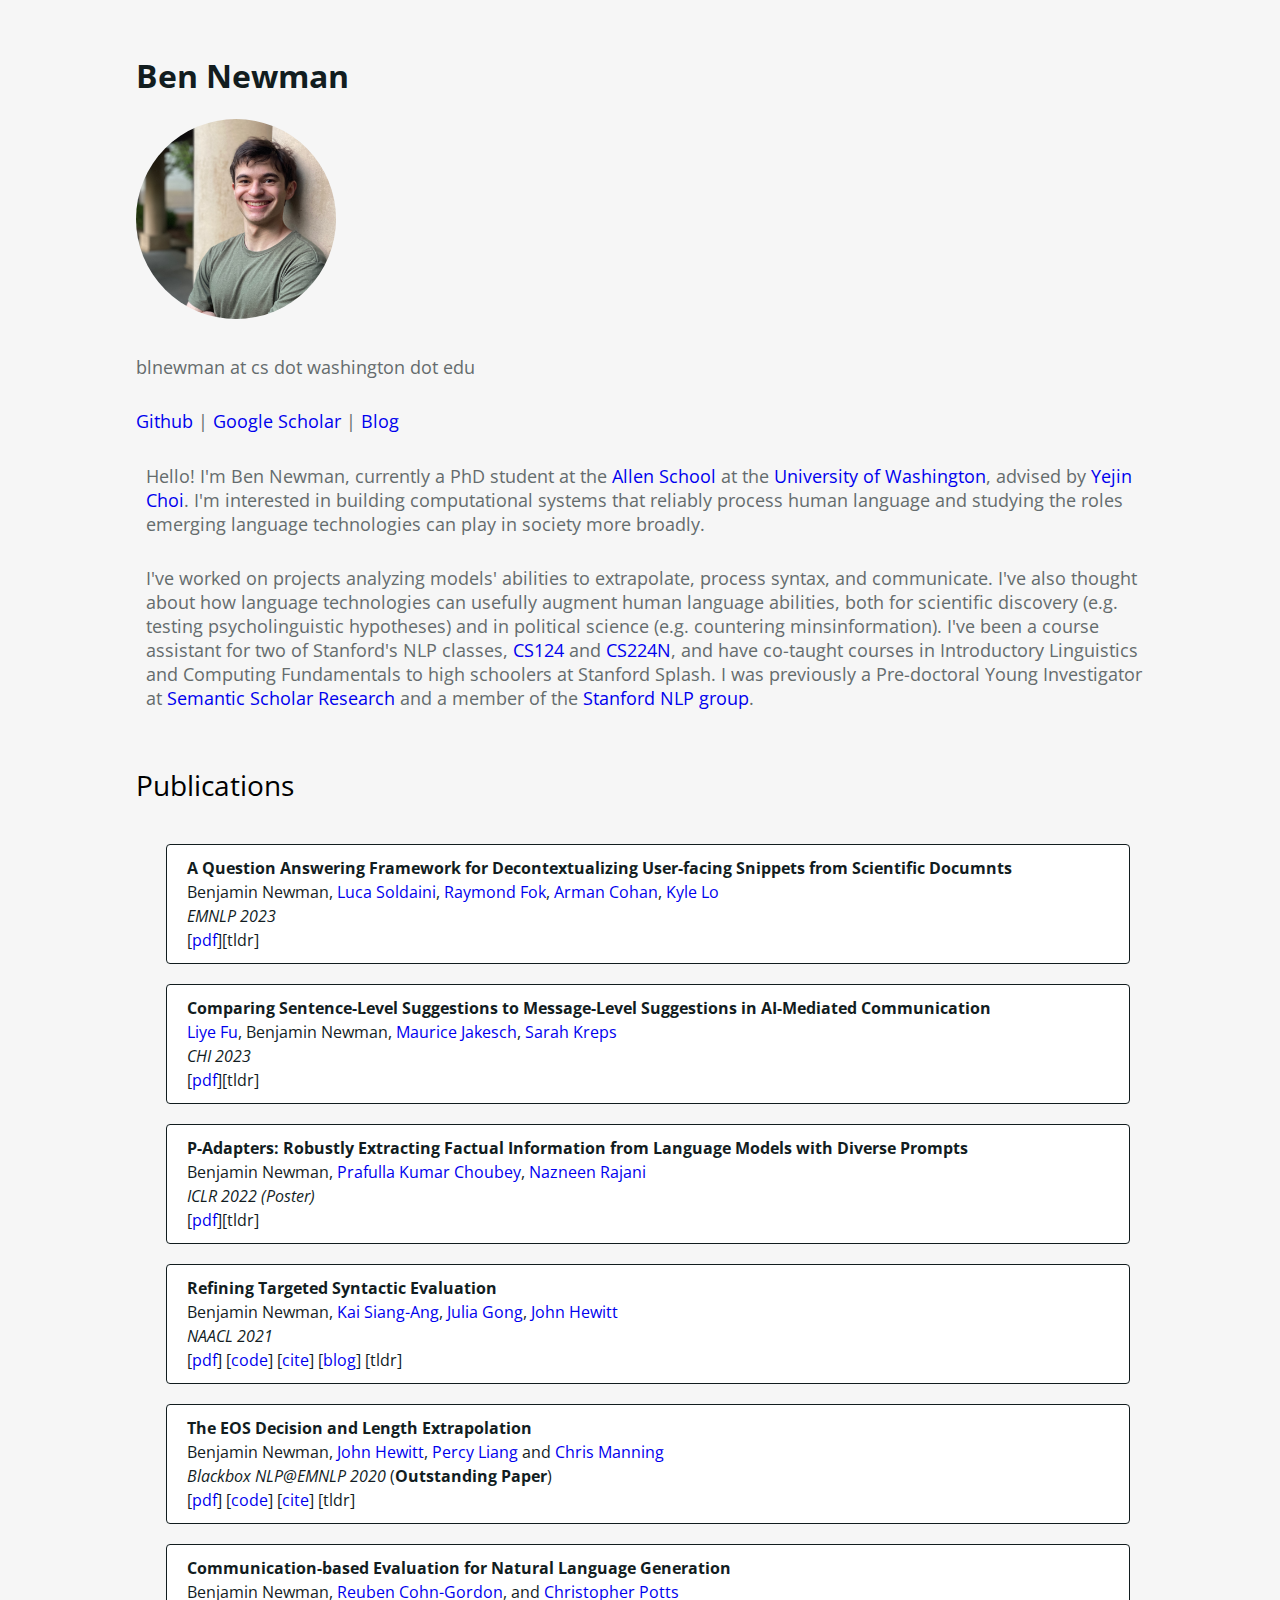
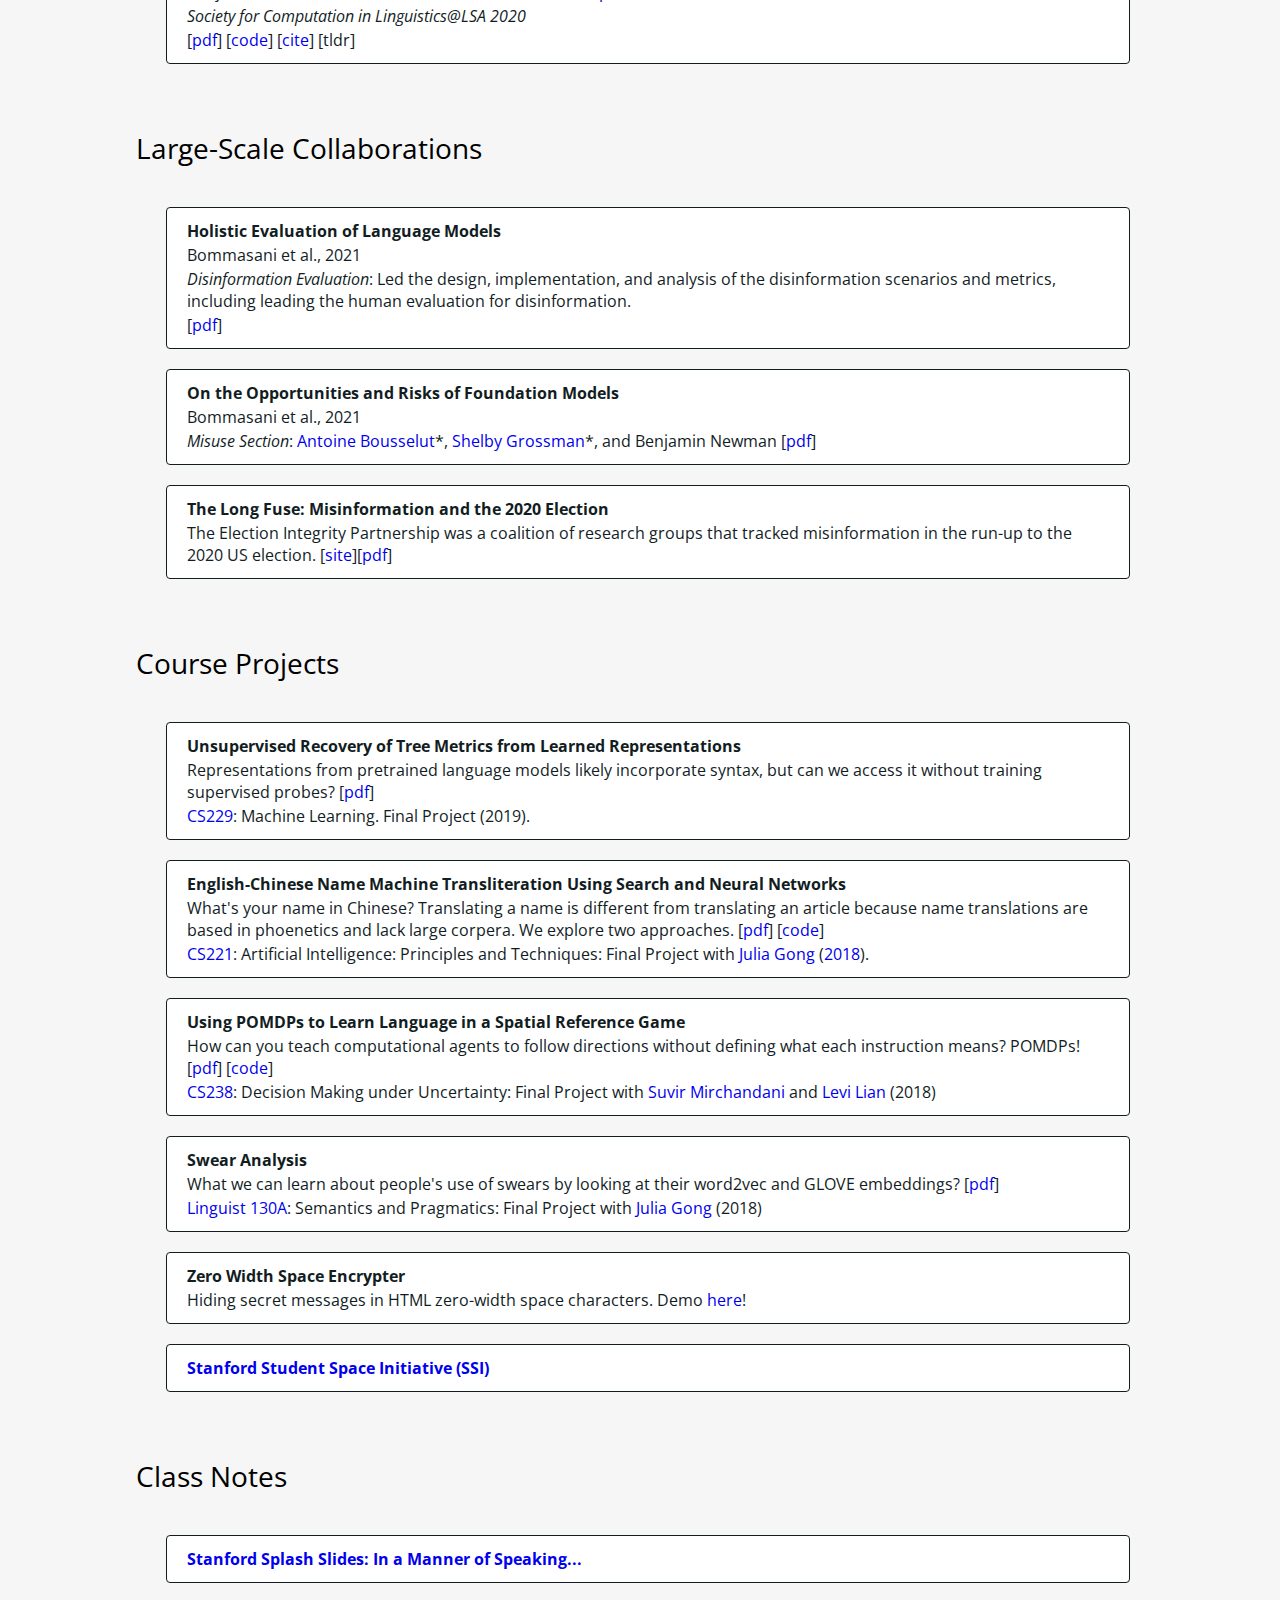
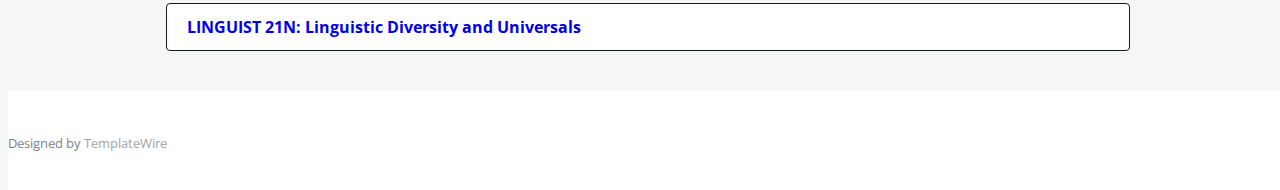
<file: index.html>
<!DOCTYPE html>
<html lang="en">
<head>
<meta charset="utf-8">
<meta name="viewport" content="width=device-width, initial-scale=1">
<title>Benjamin Newman</title>
<meta name="description" content="">
<meta name="author" content="">

<!-- Favicons
    ================================================== -->
<link rel="shortcut icon" href="img/favicon.ico" type="image/x-icon">
<link rel="apple-touch-icon" href="img/apple-touch-icon.png">
<link rel="apple-touch-icon" sizes="72x72" href="img/apple-touch-icon-72x72.png">
<link rel="apple-touch-icon" sizes="114x114" href="img/apple-touch-icon-114x114.png">

<!-- Bootstrap -->
<link href="https://cdn.jsdelivr.net/npm/bootstrap@5.1.3/dist/css/bootstrap.min.css" rel="stylesheet" integrity="sha384-1BmE4kWBq78iYhFldvKuhfTAU6auU8tT94WrHftjDbrCEXSU1oBoqyl2QvZ6jIW3" crossorigin="anonymous">
<!--<link rel="stylesheet" type="text/css"  href="css/bootstrap.css">-->
<link rel="stylesheet" type="text/css" href="fonts/font-awesome/css/font-awesome.css">

<!-- Stylesheet
    ================================================== -->
<link rel="stylesheet" type="text/css"  href="css/style.css?v=2">
<link rel="stylesheet" type="text/css" href="css/prettyPhoto.css">
<link href='https://fonts.googleapis.com/css?family=Lato:400,700,900,300' rel='stylesheet' type='text/css'>
<link href='https://fonts.googleapis.com/css?family=Open+Sans:400,700,800,600,300' rel='stylesheet' type='text/css'>
<!--<script type="text/javascript" src="js/modernizr.custom.js"></script>-->

<!-- HTML5 shim and Respond.js for IE8 support of HTML5 elements and media queries -->
<!-- WARNING: Respond.js doesn't work if you view the page via file:// -->
</head>
</header>
<!-- About Section -->
<div id="about">
    <div class="container">
    <div class="section-title text-center center">
      <h1>Ben Newman</h1>
    </div>
    <div class="row">
      <!--<div class="col-md-12 text-center"><img src="img/Ben_Newman_Prof_pic.jpg" class="img-responsive"></div>-->
      <div class="col-md-4 text-center">
          <!--<img src="img/Ben_Newman_Prof_pic.jpg" class="img-responsive">-->
          <img src="img/bnh.jpg" class="img-responsive">
          <p>blnewman at cs dot washington dot edu</p>
          <p><a href="https://github.com/bnewm0609">Github</a> | 
	  <!--<a href="Benjamin Newman Resume.pdf">CV</a> | -->
          <a href="https://scholar.google.com/citations?user=QehvrDoAAAAJ&hl=en">Google Scholar</a> | 
          <a href="blog/index.html">Blog</a></p>
      </div>
      <!--<div class="col-md-8 col-md-offset-2">-->
      <div class="col-md-8">
        <div class="about-text">
		<p>Hello! I'm Ben Newman, currently a PhD student at the <a href="https://www.cs.washington.edu/">Allen School</a> at the <a href="https://www.washington.edu/">University of Washington</a>, advised by <a href="https://homes.cs.washington.edu/~yejin/">Yejin Choi</a>. I'm interested in building computational systems that reliably process human language and studying the roles emerging language technologies can play in society more broadly.</p>
            <p>I've worked on projects analyzing models' abilities to extrapolate, process syntax, and communicate. I've also thought about how language technologies can usefully augment human language abilities, both for scientific discovery (e.g. testing psycholinguistic hypotheses) and in political science (e.g. countering minsinformation). I've been a course assistant for two of Stanford's NLP classes, <a href="http://cs124.stanford.edu">CS124</a> and <a href="https://cs224n.stanford.edu">CS224N</a>, and have co-taught courses in Introductory Linguistics and Computing Fundamentals to high schoolers at Stanford Splash. I was previously a Pre-doctoral Young Investigator at <a href="https://www.semanticscholar.org/research/research-team">Semantic Scholar Research</a> and a member of the <a href="https://nlp.stanford.edu">Stanford NLP group</a>.</p>
        </div>
      </div>
      <div class="col-md-2"></div>
    </div>
  </div>
<hr>
</div>
<!--<div id="projects" class="text-center">-->
<div id="projects" class="text-center">
    <div class="row">
        <div class="col">
        <div class="section-title center">
            <h2>Publications</h2>
        </div>
				<div class="categories">
            <div class="btn-project">
                <p><b>A Question Answering Framework for Decontextualizing User-facing Snippets from Scientific Documnts</b></p>
								<p>Benjamin Newman, <a href="https://soldaini.net/">Luca Soldaini</a>, <a href="https://rayfok.github.io/">Raymond Fok</a>, <a href="https://armancohan.com/">Arman Cohan</a>, <a href="https://kyleclo.github.io/">Kyle Lo</a></p>
                <p><i>EMNLP 2023</i></p>
                <p>[<a href="https://arxiv.org/pdf/2305.14772.pdf"/>pdf</a>][<a class="collapsible">tldr</a>]</p>
                <div id="project-description-5" style="display: None">
                    <br/>
										<p>We propose a question-answering framework for decontextualizing snippets from scientific documents and investigate the performance of state-of-the-art LLMs under this framework.</p>
                    <p>Conducted during a PYIship at Semantic Scholar</p>
                </div>
				  </div>
					<div class="btn-project">
							<p><b>Comparing Sentence-Level Suggestions to Message-Level Suggestions in AI-Mediated Communication</b></p>
							<p><a href="https://www.semanticscholar.org/author/Liye-Fu/3436644">Liye Fu</a>, Benjamin Newman, <a href="https://mauricejakesch.com/">Maurice Jakesch</a>, <a href="https://government.cornell.edu/sarah-kreps">Sarah Kreps</a></p>
							<p><i>CHI 2023</i></p>
							<p>[<a href="https://dl.acm.org/doi/pdf/10.1145/3544548.3581351"/>pdf</a>][<a class="collapsible">tldr</a>]</p>
							<div id="project-description-4" style="display: None">
									<br/>
									<p>LLMs can best help as email writing assistants for legislative staff members when they provide message-level suggestions compared to sentence-level ones.</p>
							</div>
				</div>
            <div class="btn-project">
                <p><b>P-Adapters: Robustly Extracting Factual Information from Language Models with Diverse Prompts</b></p>
                <p>Benjamin Newman, <a href="https://sites.google.com/view/prafulla-choubey/"/>Prafulla Kumar Choubey</a>, <a href="http://www.nazneenrajani.com/index.html">Nazneen Rajani</a></p>
                <p><i>ICLR 2022 (Poster)</i></p>
                <p>[<a href="https://openreview.net/pdf?id=DhzIU48OcZh"/>pdf</a>][<a class="collapsible">tldr</a>]</p>
                <div id="project-description-3" style="display: None">
                    <br/>
                    <p>Querying Pretrained NLP models with semantically equivalent prompts (e.g. "[MASK] is Canada's capital" and "Canada, which has capital city [MASK]") do not necessarily lead to the same predictions. Can low-parameter fine-tuning methods increase model consistency? Yes! And they don't need as many annotations as other methods.</p>
                    <p>Conducted during an internship at Salesforce Research</p>
                </div>
            </div>
            <div class="btn-project">
                <p><b>Refining Targeted Syntactic Evaluation</b></p>
                <p>Benjamin Newman, <a href="https://www.linkedin.com/in/kai-ang"/>Kai Siang-Ang</a>, <a href="http://juliagong.com">Julia Gong</a>, <a href="https://nlp.stanford.edu//~johnhew//">John Hewitt</a></p>
                <p><i>NAACL 2021</i></p>
                <p>[<a href="https://arxiv.org/pdf/2104.09635.pdf">pdf</a>] [<a href="https://github.com/bnewm0609/refining-tse">code</a>] [<a href="research/newman2021refining.bib">cite</a>] [<a href="blog/2021/05/06/refining-tse.html">blog</a>]
                [<a class="collapsible">tldr</a>]</p>
                <div id="project-description-2" style="display: None">
                    <br/>
                    <p>How should we evaluate the syntactic understanding of NLP systems? We argue for evaluating models' <b>likely behavior</b> and <b>systematicty</b>, and build off of minimal pair evaluation to address these goals. We find models are better at conjugating verbs they deem likely.</p>
                </div>
            </div>
            <div class="btn-project">
                <p><b>The EOS Decision and Length Extrapolation</b></p>
                <p>Benjamin Newman, <a href="https://nlp.stanford.edu//~johnhew//">John Hewitt</a>, <a href="https://cs.stanford.edu/~pliang/">Percy Liang</a> and <a href="https://nlp.stanford.edu/~manning/">Chris Manning</a></p>
                <p><i>Blackbox NLP@EMNLP 2020</i> (<b>Outstanding Paper</b>)</p>
                <p>[<a href="https://arxiv.org/pdf/2010.07174.pdf">pdf</a>] [<a href="https://github.com/bnewm0609/eos-decision">code</a>] [<a href="research/newman2020extrapolation.bib">cite</a>]
                [<a class="collapsible">tldr</a>]</p>
                <div id="project-description-1" style="display: None">
                    <br/>
                    <p>Why do sequence models struggle to extrapolate? For many reasons, but the decision to train models with End of Sequence tokens at the end of training examples is one of them. We investigate and visualize the effect that this decision has on neural models' extrapolative abilities.</p>
                </div>
            </div>
            <div class="btn-project">
                <p><b>Communication-based Evaluation for Natural Language Generation</b></p>
            <p>Benjamin Newman, <a href="https://reubencohngordon.com">Reuben Cohn-Gordon</a>, and <a href="https://web.stanford.edu/~cgpotts/">Christopher Potts</a></p>
                <p><i>Society for Computation in Linguistics@LSA 2020</i></p>
                <p>[<a href="https://arxiv.org/pdf/1909.07290.pdf">pdf</a>] [<a href="https://github.com/bnewm0609/comm-eval">code</a>] [<a href="https://web.stanford.edu/~cgpotts/reference-info/potts-bibtex.html#Newman:Cohn-Gordon:Potts:2020:SCiL">cite</a>]
                [<a class="collapsible">tldr</a>]</p>
                <div id="project-description-0" style="display: None">
                    <br/>
                    <p>Do n-gram overlap metrics like BLEU capture whether the models are successful communicators? Not really, so we introduce a new method for evaluating communicative effectiveness based on the Rational Speech Acts framework.</p>
                    <p>Conducted during <a href="http://cs224u.stanford.edu">CS224U</a> and the <a href="https://www-csli.stanford.edu">Center for the Study of Language and Information (CSLI)</a> summer internship.</p> 
                </div>
            </div>
        </div>
    </div>
    <div class="col">
        <div class="section-title center">
            <h2>Large-Scale Collaborations</h2>
        </div>
        <div class="categories">
            <div class="btn-project">
                <p><b>Holistic Evaluation of Language Models</b></p>
                <p>Bommasani et al., 2021</p>
		<p><i>Disinformation Evaluation</i>: Led the design, implementation, and analysis of the disinformation scenarios and metrics, including leading the human evaluation for disinformation.</p>
		<p>[<a href="https://arxiv.org/pdf/2211.09110.pdf">pdf</a>]</p>
            </div>
            <div class="btn-project">
                <p><b>On the Opportunities and Risks of Foundation Models</b></p>
                <p>Bommasani et al., 2021</p>
                <p><i>Misuse Section</i>: <a href="https://atcbosselut.github.io">Antoine Bousselut</a>*, <a href="https://sites.google.com/site/shelbygrossman/">Shelby Grossman</a>*, and Benjamin Newman
                [<a href="https://arxiv.org/pdf/2108.07258.pdf">pdf</a>]</p>
            </div>
            <div class="btn-project">
                <p><b>The Long Fuse: Misinformation and the 2020 Election</b></p>
                <p>The Election Integrity Partnership was a coalition of research groups that tracked misinformation in the run-up to the 2020 US election.
                [<a href="https://www.eipartnership.net">site</a>][<a href="https://purl.stanford.edu/tr171zs0069">pdf</a>]</p>
            </div>
        </div>
        <div class="section-title center">
            <h2>Course Projects</h2>
        </div>
        <div class="categories">
            <div class="btn-project">
                <p><b>Unsupervised Recovery of Tree Metrics from Learned Representations</b></p>
                <p>Representations from pretrained language models likely incorporate syntax, but can we access it without training supervised probes?
                [<a href="projects/CS229/CS229_Final_Paper.pdf">pdf</a>]</p>
                <p><a href="http://web.stanford.edu/class/cs229/">CS229</a>: Machine Learning. Final Project (2019).</p> 
            </div>
            <div class="btn-project">
                <p><b>English-Chinese Name Machine Transliteration Using Search and Neural Networks</b></p>
                <p>What's your name in Chinese? Translating a name is different from translating an article because name translations are based in phoenetics and lack large corpera. We explore two approaches.
                [<a href="projects/CS221/CS221_Final_Paper.pdf">pdf</a>] [<a href="https://github.com/bnewm0609/cs221-project">code</a>]</p>
                <p><a href="http://web.stanford.edu/class/cs221/">CS221</a>: Artificial Intelligence: Principles and Techniques: Final Project with <a href="http://web.stanford.edu/~jxgong/">Julia Gong</a> (<a href="https://en.wikipedia.org/wiki/2018">2018</a>).</p> 
            </div>
            <div class="btn-project">
                <p><b>Using POMDPs to Learn Language in a Spatial Reference Game</b></p>
                <p>How can you teach computational agents to follow directions without defining what each instruction means? POMDPs! [<a href="projects/CS238/CS238_Final_Paper.pdf">pdf</a>] [<a href="https://github.com/bnewm0609/cs238-project">code</a>]</p>
                <p><a href="https://web.stanford.edu/class/aa228/cgi-bin/wp/">CS238</a>: Decision Making under Uncertainty: Final Project with <a href="http://suvirpmirchandani.com">Suvir Mirchandani</a> and <a href="https://www.levilian.com">Levi Lian</a> (2018)</p>
            </div>
            <div class="btn-project">
                <p><b>Swear Analysis</b></p>
                <p>What we can learn about people's use of swears by looking at their word2vec and GLOVE embeddings? [<a href="projects/swear_analysis/swear_analysis.pdf">pdf</a>]</p>
                <p><a href="https://web.stanford.edu/class/linguist130a/">Linguist 130A</a>: Semantics and Pragmatics: Final Project with <a href="http://web.stanford.edu/~jxgong/">Julia Gong</a> (2018)</p>
            </div>
            <div class="btn-project">
                <p><b>Zero Width Space Encrypter</b></p>
                <p>Hiding secret messages in HTML zero-width space characters. Demo <a href="projects/whitespace/whitespace.html">here</a>!</p>
            </div>
            <div class="btn-project">
                <p><b><a href="http://stanfordssi.org">Stanford Student Space Initiative (SSI)</a></b></p>
            </div>
        </div>
        <div class="section-title center">
            <h2>Class Notes</h2>
        </div>
        <div class="categories">
            <div class="btn-project">
                <p><b><a href="splash/In_a_Manner_of_Speaking_2018F.pdf">Stanford Splash Slides: In a Manner of Speaking...</a></b></p>
            </div>
            <div class="btn-project">
                <p><b><a href="class-notes/linguistics_notes.pdf">LINGUIST 21N: Linguistic Diversity and Universals</a></b></p>
            </div>
        </div>
    </div>
    </div>
    </div>
    </div>
<div id="footer">
  <div class="container text-center">
    <div class="fnav">
      <p>Designed by <a href="http://www.templatewire.com" rel="nofollow">TemplateWire</a></p>
    </div>
  </div>
</div>
<script type="text/javascript" src="js/jquery.1.11.1.js"></script> 
<!--<script type="text/javascript" src="js/bootstrap.js"></script> -->
<script src="https://cdn.jsdelivr.net/npm/bootstrap@5.1.3/dist/js/bootstrap.bundle.min.js" integrity="sha384-ka7Sk0Gln4gmtz2MlQnikT1wXgYsOg+OMhuP+IlRH9sENBO0LRn5q+8nbTov4+1p" crossorigin="anonymous"></script>
<!--<script type="text/javascript" src="js/SmoothScroll.js"></script> -->
<script type="text/javascript" src="js/easypiechart.js"></script> 
<script type="text/javascript" src="js/jquery.prettyPhoto.js"></script> 
<script type="text/javascript" src="js/jquery.isotope.js"></script> 
<script type="text/javascript" src="js/jquery.counterup.js"></script> 
<script type="text/javascript" src="js/waypoints.js"></script> 
<script type="text/javascript" src="js/jqBootstrapValidation.js"></script> 
<script type="text/javascript" src="js/contact_me.js"></script> 
<script type="text/javascript" src="js/main.js"></script>
</body>
</html>
</file>
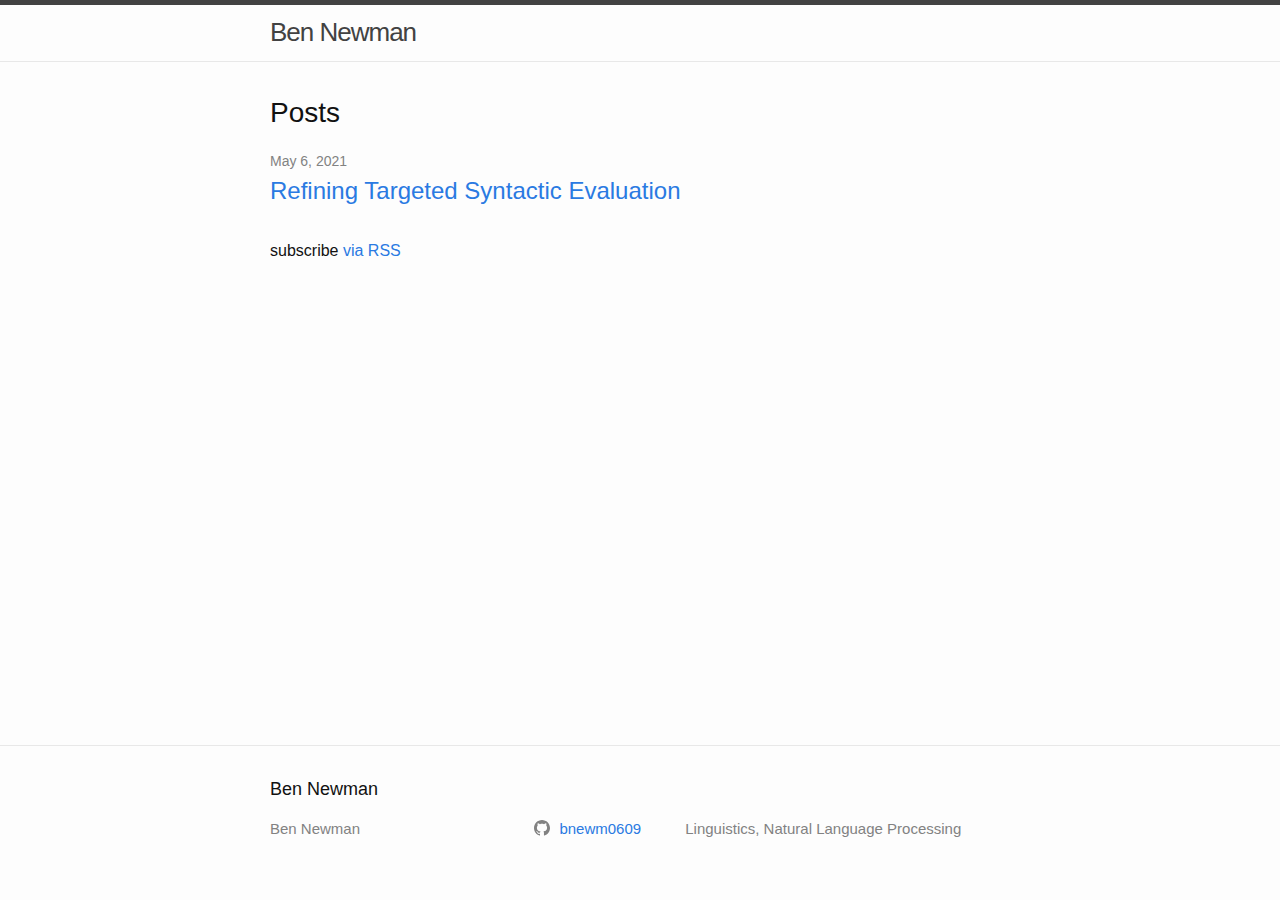
<file: blog/index.html>
<!DOCTYPE html>
<html lang="en"><head>
  <meta charset="utf-8">
  <meta http-equiv="X-UA-Compatible" content="IE=edge">
  <meta name="viewport" content="width=device-width, initial-scale=1"><!-- Begin Jekyll SEO tag v2.7.1 -->
<title>Ben Newman | #Linguistics, Natural Language Processing,</title>
<meta name="generator" content="Jekyll v4.2.0" />
<meta property="og:title" content="Ben Newman" />
<meta property="og:locale" content="en_US" />
<meta name="description" content="#Linguistics, Natural Language Processing," />
<meta property="og:description" content="#Linguistics, Natural Language Processing," />
<meta property="og:site_name" content="Ben Newman" />
<meta name="twitter:card" content="summary" />
<meta property="twitter:title" content="Ben Newman" />
<script type="application/ld+json">
{"description":"#Linguistics, Natural Language Processing,","url":"/","headline":"Ben Newman","@type":"WebSite","name":"Ben Newman","@context":"https://schema.org"}</script>
<!-- End Jekyll SEO tag -->
<link rel="stylesheet" href="assets/main.css"><link type="application/atom+xml" rel="alternate" href="feed.xml" title="Ben Newman" /><script type="text/javascript" async
     src="https://cdn.mathjax.org/mathjax/latest/MathJax.js?config=TeX-MML-AM_CHTML">
   </script>
  
</head>
<body><header class="site-header" role="banner">

  <div class="wrapper"><a class="site-title" rel="author" href="../index.html">Ben Newman</a><nav class="site-nav">
        <input type="checkbox" id="nav-trigger" class="nav-trigger" />
        <label for="nav-trigger">
          <span class="menu-icon">
            <svg viewBox="0 0 18 15" width="18px" height="15px">
              <path d="M18,1.484c0,0.82-0.665,1.484-1.484,1.484H1.484C0.665,2.969,0,2.304,0,1.484l0,0C0,0.665,0.665,0,1.484,0 h15.032C17.335,0,18,0.665,18,1.484L18,1.484z M18,7.516C18,8.335,17.335,9,16.516,9H1.484C0.665,9,0,8.335,0,7.516l0,0 c0-0.82,0.665-1.484,1.484-1.484h15.032C17.335,6.031,18,6.696,18,7.516L18,7.516z M18,13.516C18,14.335,17.335,15,16.516,15H1.484 C0.665,15,0,14.335,0,13.516l0,0c0-0.82,0.665-1.483,1.484-1.483h15.032C17.335,12.031,18,12.695,18,13.516L18,13.516z"/>
            </svg>
          </span>
        </label>

        <div class="trigger"></div>
      </nav></div>
</header>
<main class="page-content" aria-label="Content">
      <div class="wrapper">
        <div class="home">
<h2 class="post-list-heading">Posts</h2>
    <ul class="post-list"><li><span class="post-meta">May 6, 2021</span>
        <h3>
          <a class="post-link" href="2021/05/06/refining-tse.html">
            Refining Targeted Syntactic Evaluation
          </a>
        </h3></li></ul>

    <p class="rss-subscribe">subscribe <a href="feed.xml">via RSS</a></p></div>

      </div>
    </main><footer class="site-footer h-card">
  <data class="u-url" href="../index.html"></data>

  <div class="wrapper">

    <h2 class="footer-heading">Ben Newman</h2>

    <div class="footer-col-wrapper">
      <div class="footer-col footer-col-1">
        <ul class="contact-list">
          <li class="p-name">Ben Newman</li></ul>
      </div>

      <div class="footer-col footer-col-2"><ul class="social-media-list"><li><a href="https://github.com/bnewm0609"><svg class="svg-icon"><use xlink:href="assets/minima-social-icons.svg#github"></use></svg> <span class="username">bnewm0609</span></a></li></ul>
</div>

      <div class="footer-col footer-col-3">
        <p>Linguistics, Natural Language Processing</p>
      </div>
    </div>

  </div>

</footer>
</body>

</html>
</file>
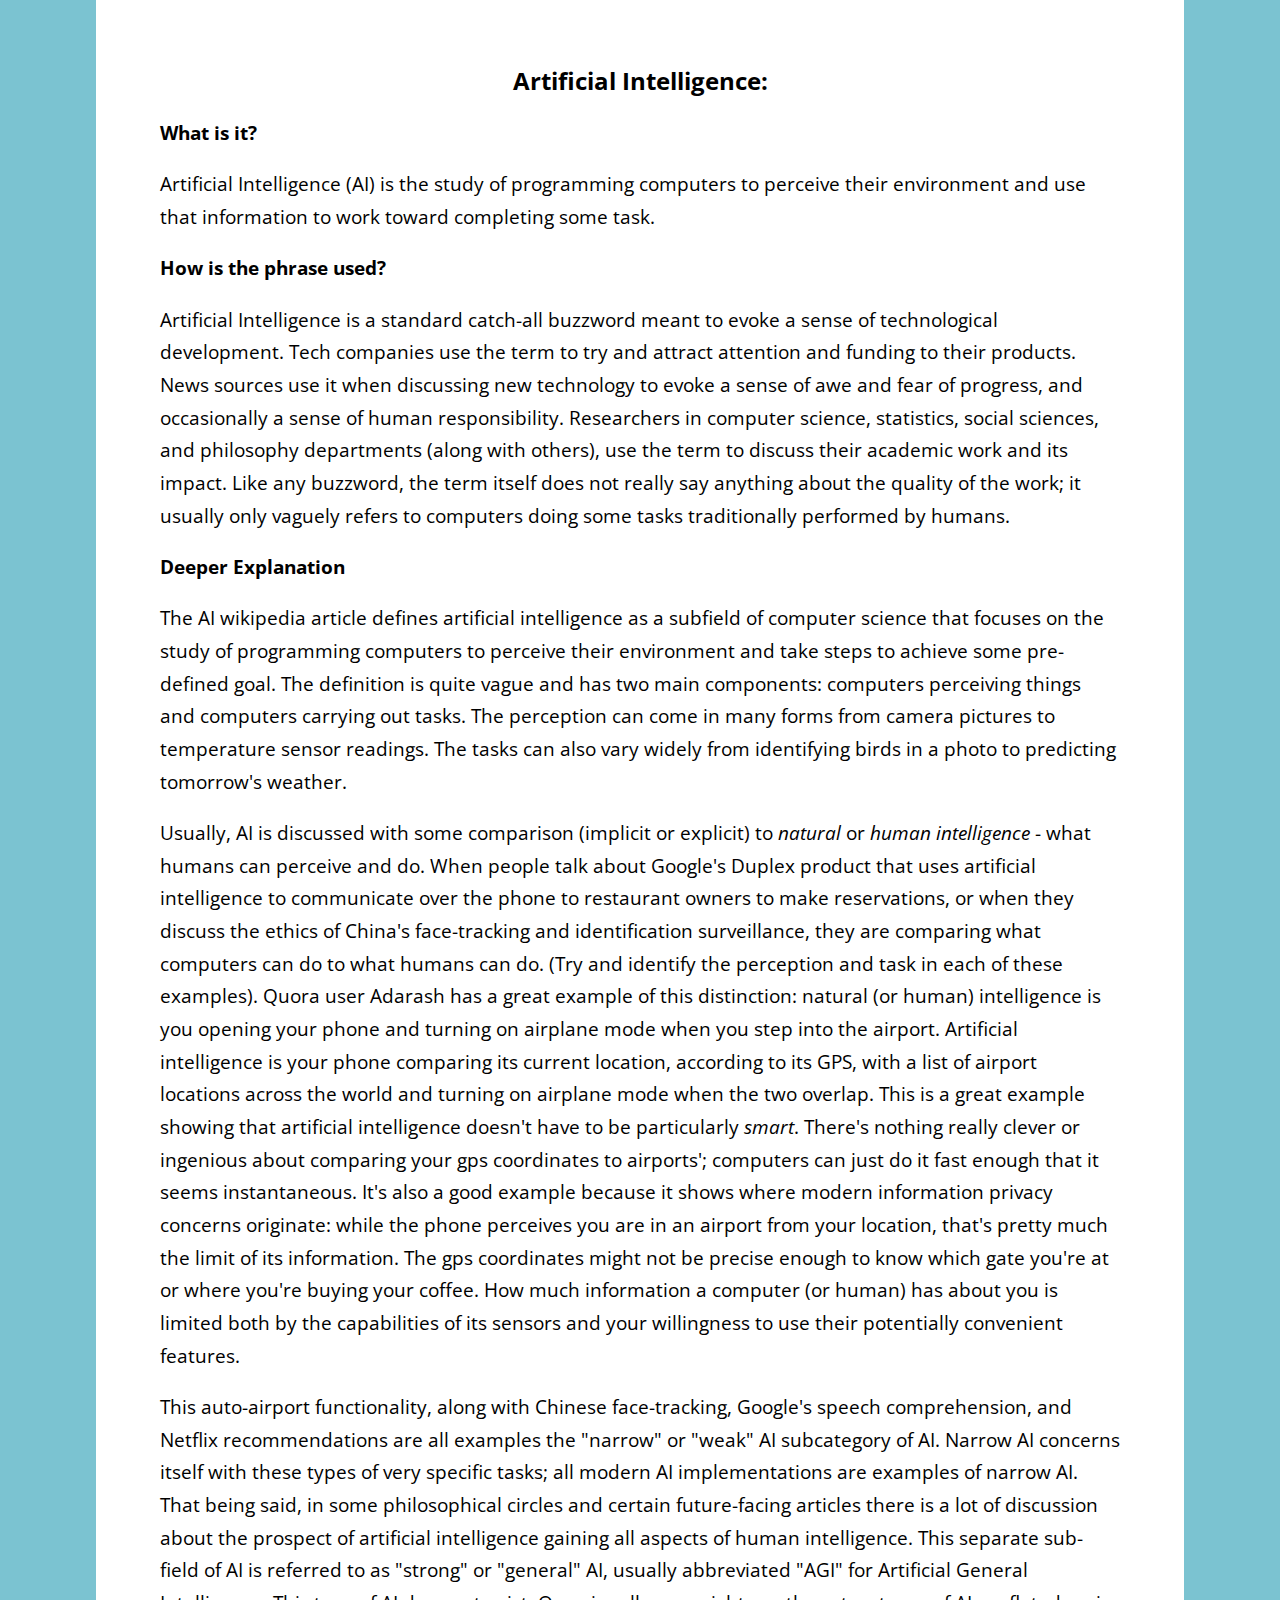
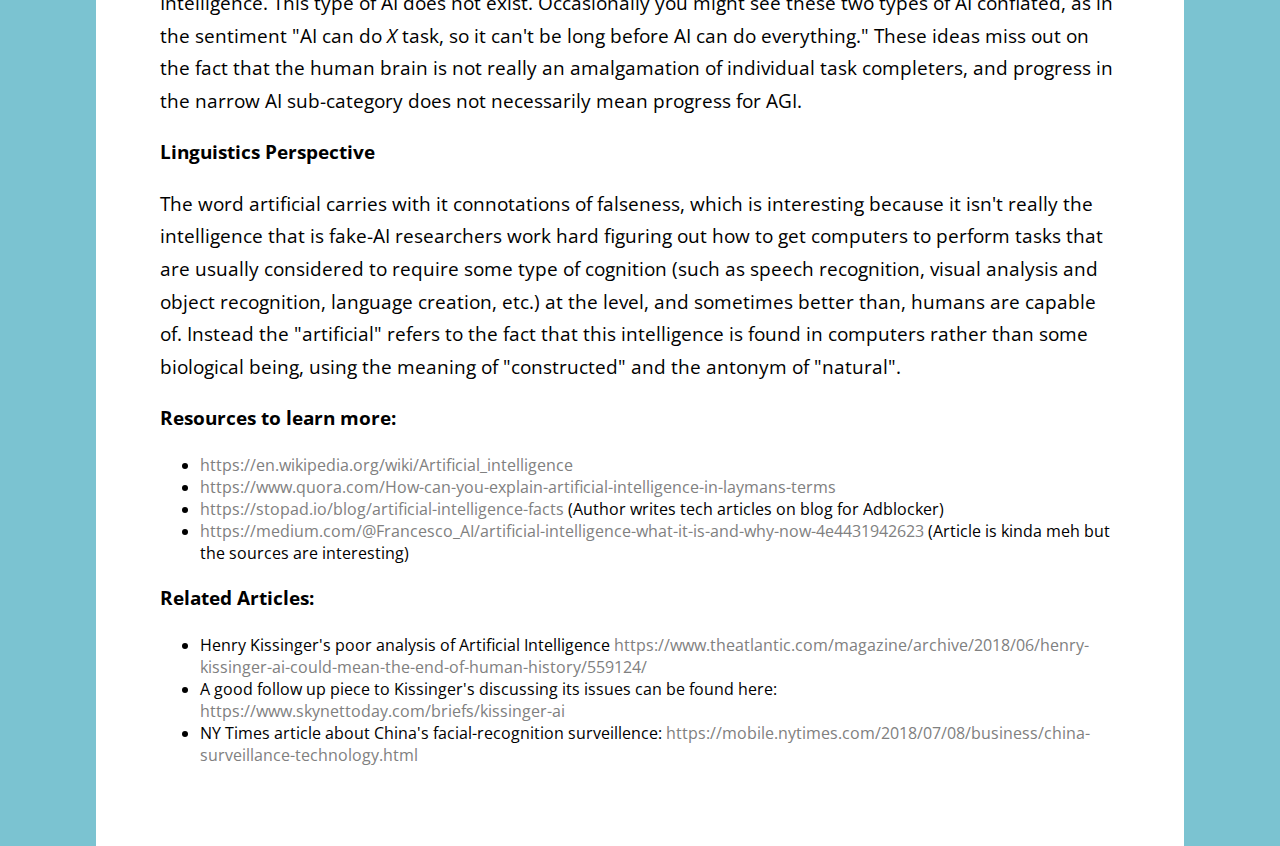
<file: projects/techtalk/techtalk-ai.html>
<html><head>	<title>Tech Talk - Artificial Intelligence</title>	<link href='https://fonts.googleapis.com/css?family=Open+Sans:400,400i,700' rel='stylesheet'>	<link href='css/main.css' rel='stylesheet'></head><body>	<h2>Artificial Intelligence:</h2>	<p><strong>What is it? </strong></p>	<p>Artificial Intelligence (AI) is the study of programming computers to perceive their environment and use that information to work toward completing some task.</p>	<p><strong>How is the phrase used?</strong></p>	<p>Artificial Intelligence is a standard catch-all buzzword meant to evoke a sense of technological development. Tech companies use the term to try and attract attention and funding to their products. News sources use it when discussing new technology to evoke a sense of awe and fear of progress, and occasionally a sense of human responsibility. Researchers in computer science, statistics, social sciences, and philosophy departments (along with others), use the term to discuss their academic work and its impact. Like any buzzword, the term itself does not really say anything about the quality of the work; it usually only vaguely refers to computers doing some tasks traditionally performed by humans.</p>	<p><strong>Deeper Explanation</strong></p>	<p>The AI wikipedia article defines artificial intelligence as a subfield of computer science that focuses on the study of programming computers to perceive their environment and take steps to achieve some pre-defined goal. The definition is quite vague and has two main components: computers perceiving things and computers carrying out tasks. The perception can come in many forms from camera pictures to temperature sensor readings. The tasks can also vary widely from identifying birds in a photo to predicting tomorrow's weather.</p>	<p>Usually, AI is discussed with some comparison (implicit or explicit) to <i>natural </i>or <i>human intelligence</i> - what humans can perceive and do. When people talk about Google's Duplex product that uses artificial intelligence to communicate over the phone to restaurant owners to make reservations, or when they discuss the ethics of China's face-tracking and identification surveillance, they are comparing what computers can do to what humans can do. (Try and identify the perception and task in each of these examples). Quora user Adarash has a great example of this distinction: natural (or human) intelligence is you opening your phone and turning on airplane mode when you step into the airport.  Artificial intelligence is your phone comparing its current location, according to its GPS, with a list of airport locations across the world and turning on airplane mode when the two overlap. This is a great example showing that artificial intelligence doesn't have to be particularly <i>smart</i>. There's nothing really clever or ingenious about comparing your gps coordinates to airports'; computers can just do it fast enough that it seems instantaneous. It's also a good example because it shows where modern information privacy concerns originate: while the phone perceives you are in an airport from your location, that's pretty much the limit of its information. The gps coordinates might not be precise enough to know which gate you're at or where you're buying your coffee. How much information a computer (or human) has about you is limited both by the capabilities of its sensors and your willingness to use their potentially convenient features.</p>	<p>This auto-airport functionality, along with Chinese face-tracking, Google's speech comprehension, and Netflix recommendations are all examples the "narrow" or "weak" AI subcategory of AI. Narrow AI concerns itself with these types of very specific tasks; all modern AI implementations are examples of narrow AI. That being said, in some philosophical circles and certain future-facing articles there is a lot of discussion about the prospect of artificial intelligence gaining all aspects of human intelligence. This separate sub-field of AI is referred to as "strong" or "general" AI, usually abbreviated "AGI" for Artificial General Intelligence. This type of AI does not exist. Occasionally you might see these two types of AI conflated, as in the sentiment "AI can do <i>X</i> task, so it can't be long before AI can do everything." These ideas miss out on the fact that the human brain is not really an amalgamation of individual task completers, and progress in the narrow AI sub-category does not necessarily mean progress for AGI.</p>	<p><strong>Linguistics Perspective</strong></p>	<p>The word artificial carries with it connotations of falseness, which is interesting because it isn't really the intelligence that is fake-AI researchers work hard figuring out how to get computers to perform tasks that are usually considered to require some type of cognition (such as speech recognition, visual analysis and object recognition, language creation, etc.) at the level, and sometimes better than, humans are capable of. Instead the "artificial" refers to the fact that this intelligence is found in computers rather than some biological being, using the meaning of "constructed" and the antonym of "natural". </p>	<p><strong>Resources to learn more:</strong></p>	<p><ul>		<li><a href="https://en.wikipedia.org/wiki/Artificial_intelligence">https://en.wikipedia.org/wiki/Artificial_intelligence</a> </li>		<li><a href="https://www.quora.com/How-can-you-explain-artificial-intelligence-in-laymans-terms">https://www.quora.com/How-can-you-explain-artificial-intelligence-in-laymans-terms</a></li>		<li><a href="https://stopad.io/blog/artificial-intelligence-facts">https://stopad.io/blog/artificial-intelligence-facts</a> (Author writes tech articles on blog for Adblocker)</li>		<li><a href="https://medium.com/@Francesco_AI/artificial-intelligence-what-it-is-and-why-now-4e4431942623">https://medium.com/@Francesco_AI/artificial-intelligence-what-it-is-and-why-now-4e4431942623</a> (Article is kinda meh but the sources are interesting)</li>	</ul></p>		<p><b>Related Articles:</b></p>		<p><ul>			<li>Henry Kissinger's poor analysis of Artificial Intelligence <a href="https://www.theatlantic.com/magazine/archive/2018/06/henry-kissinger-ai-could-mean-the-end-of-human-history/559124/">https://www.theatlantic.com/magazine/archive/2018/06/henry-kissinger-ai-could-mean-the-end-of-human-history/559124/</a></li>			<li>A good follow up piece to Kissinger's discussing its issues can be found here: <a href="https://www.skynettoday.com/briefs/kissinger-ai">https://www.skynettoday.com/briefs/kissinger-ai</a> </li>			<li>NY Times article about China's facial-recognition surveillence: <a href="https://mobile.nytimes.com/2018/07/08/business/china-surveillance-technology.html">https://mobile.nytimes.com/2018/07/08/business/china-surveillance-technology.html</a> </li>		</ul></p>		</body>		</html>
</file>
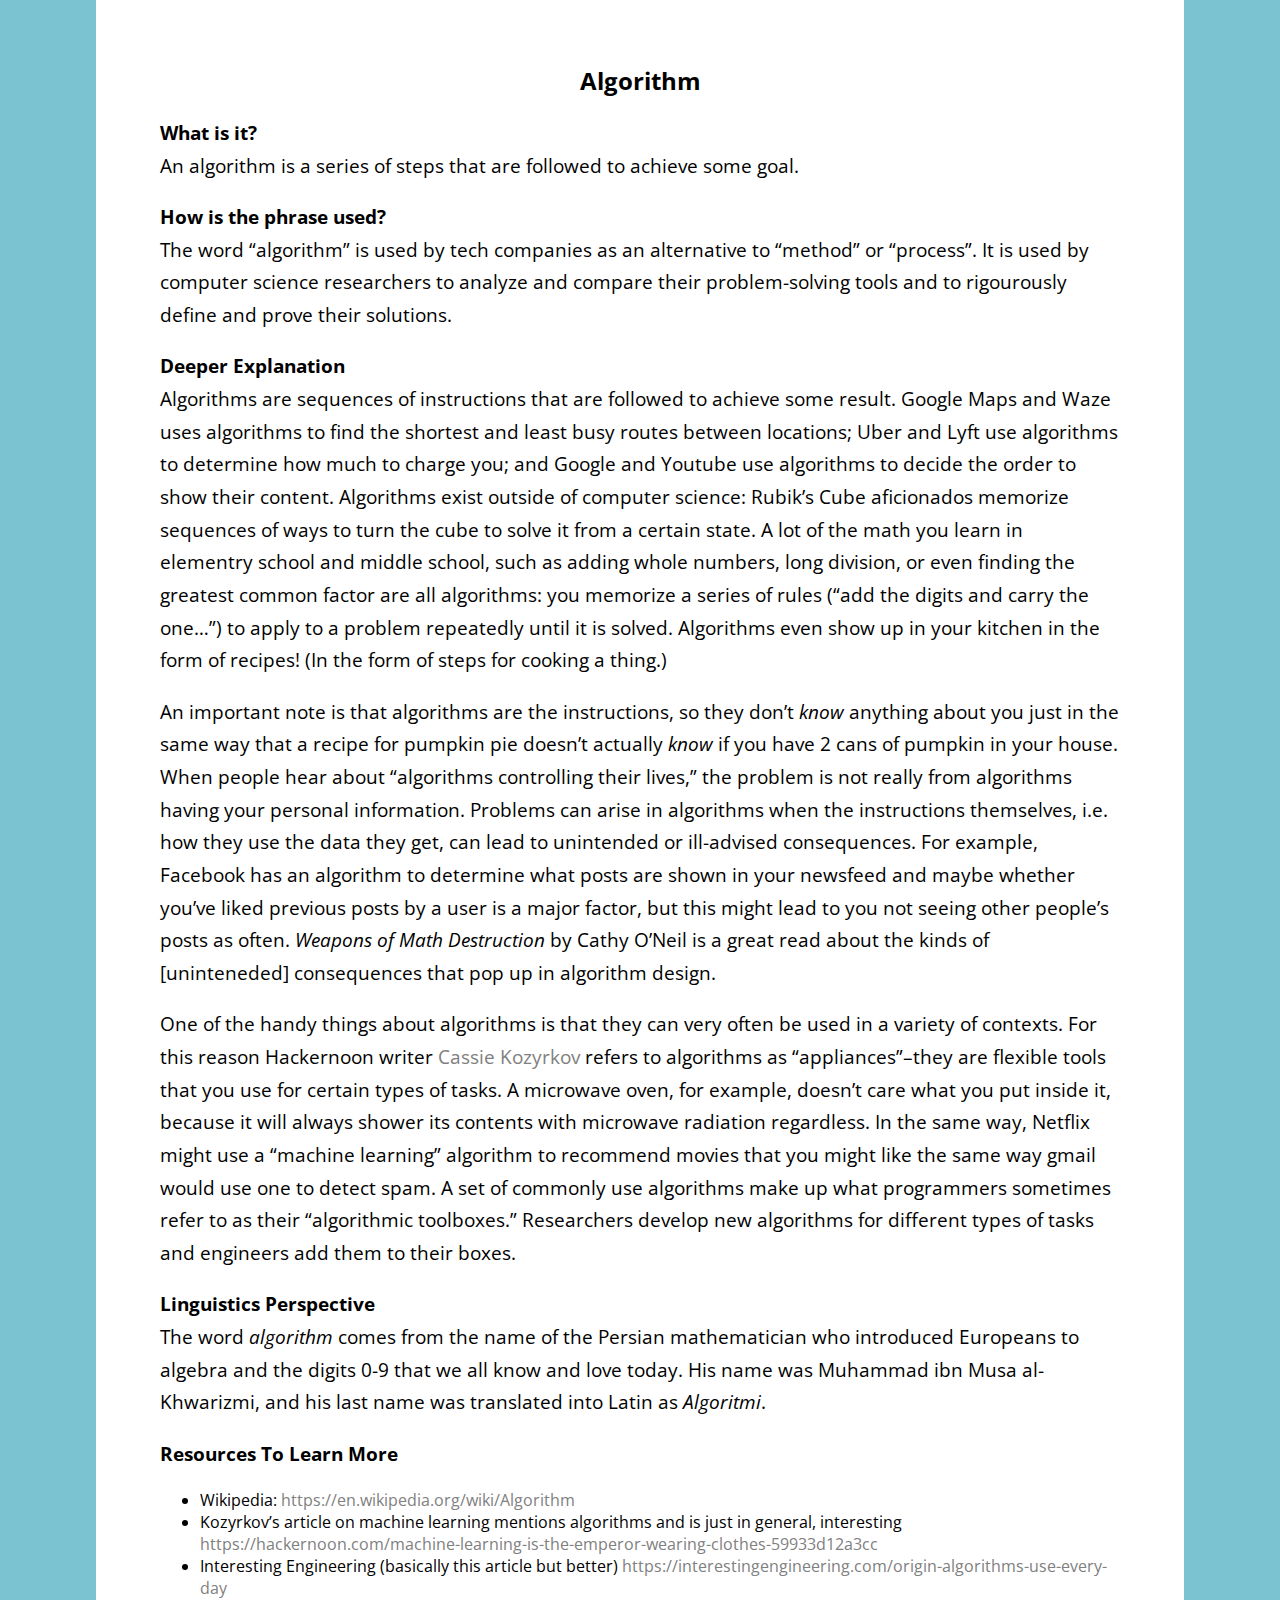
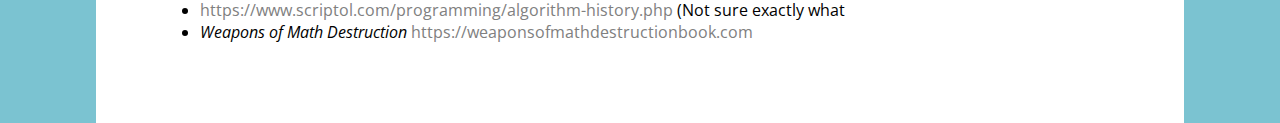
<file: projects/techtalk/techtalk-algorithm.html>
﻿<html>
	<head>
		<title>Tech Talk - Artificial Intelligence</title>
		<link href='https://fonts.googleapis.com/css?family=Open+Sans:400,400i,700' rel='stylesheet'>
		<link href='css/main.css' rel='stylesheet'>
	</head>
	<body>
	<h2 id="algorithm">Algorithm</h1>
		<p><strong>What is it?</strong><br>
		An algorithm is a series of steps that are followed to achieve some goal.</p>
		<p><strong>How is the phrase used?</strong><br>
		The word “algorithm” is used by tech companies as an alternative to “method” or “process”. It is used by computer science researchers to analyze and compare their problem-solving tools and to rigourously define and prove their solutions.</p>
		<p><strong>Deeper Explanation</strong><br>
		Algorithms are sequences of instructions that are followed to achieve some result. Google Maps and Waze uses algorithms to find the shortest and least busy routes between locations; Uber and Lyft use algorithms to determine how much to charge you; and Google and Youtube use algorithms to decide the order to show their content. Algorithms exist outside of computer science: Rubik’s Cube aficionados memorize sequences of ways to turn the cube to solve it from a certain state. A lot of the math you learn in elementry school and middle school, such as adding whole numbers, long division, or even finding the greatest common factor are all algorithms: you memorize a series of rules (“add the digits and carry the one…”) to apply to a problem repeatedly until it is solved. Algorithms even show up in your kitchen in the form of recipes! (In the form of steps for cooking a thing.)</p>
		<p>An important note is that algorithms are the instructions, so they don’t <em>know</em> anything about you just in the same way that a recipe for pumpkin pie doesn’t actually <em>know</em> if you have 2 cans of pumpkin in your house. When people hear about “algorithms controlling their lives,” the problem is not really from algorithms having your personal information. Problems can arise in algorithms when the instructions themselves, i.e. how they use the data they get, can lead to unintended or ill-advised consequences. For example, Facebook has an algorithm to determine what posts are shown in your newsfeed and maybe whether you’ve liked previous posts by a user is a major factor, but this might lead to you not seeing other people’s posts as often. <em>Weapons of Math Destruction</em> by Cathy O’Neil is a great read about the kinds of [uninteneded] consequences that pop up in algorithm design.</p>
		<p>One of the handy things about algorithms is that they can very often be used in a variety of contexts. For this reason Hackernoon writer <a href="https://hackernoon.com/@kozyrkov?source=post_header_lockup">Cassie Kozyrkov</a> refers to algorithms as “appliances”–they are flexible tools that you use for certain types of tasks. A microwave oven, for example, doesn’t care what you put inside it, because it will always shower its contents with microwave radiation regardless. In the same way, Netflix might use a “machine learning” algorithm to recommend movies that you might like the same way gmail would use one to detect spam. A set of commonly use algorithms make up what programmers sometimes refer to as their “algorithmic toolboxes.” Researchers develop new algorithms for different types of tasks and engineers add them to their boxes.</p>
		<p><strong>Linguistics Perspective</strong><br>
		The word <em>algorithm</em> comes from the name of the Persian mathematician who introduced Europeans to algebra and the digits 0-9 that we all know and love today. His name was Muhammad ibn Musa al-Khwarizmi, and his last name was translated into Latin as <em>Algoritmi</em>.</p>
		<p><strong>Resources To Learn More</strong></p>
		<ul>
		<li>Wikipedia: <a href="https://en.wikipedia.org/wiki/Algorithm">https://en.wikipedia.org/wiki/Algorithm</a></li>
		<li>Kozyrkov’s article on machine learning mentions algorithms and is just in general, interesting <a href="https://hackernoon.com/machine-learning-is-the-emperor-wearing-clothes-59933d12a3cc">https://hackernoon.com/machine-learning-is-the-emperor-wearing-clothes-59933d12a3cc</a></li>
		<li>Interesting Engineering (basically this article but better) <a href="https://interestingengineering.com/origin-algorithms-use-every-day">https://interestingengineering.com/origin-algorithms-use-every-day</a></li>
		<li><a href="https://www.scriptol.com/programming/algorithm-history.php">https://www.scriptol.com/programming/algorithm-history.php</a> (Not sure exactly what</li>
		<li><em>Weapons of Math Destruction</em> <a href="https://weaponsofmathdestructionbook.com">https://weaponsofmathdestructionbook.com</a></li>
		</ul>
	</body>
</html>
</file>
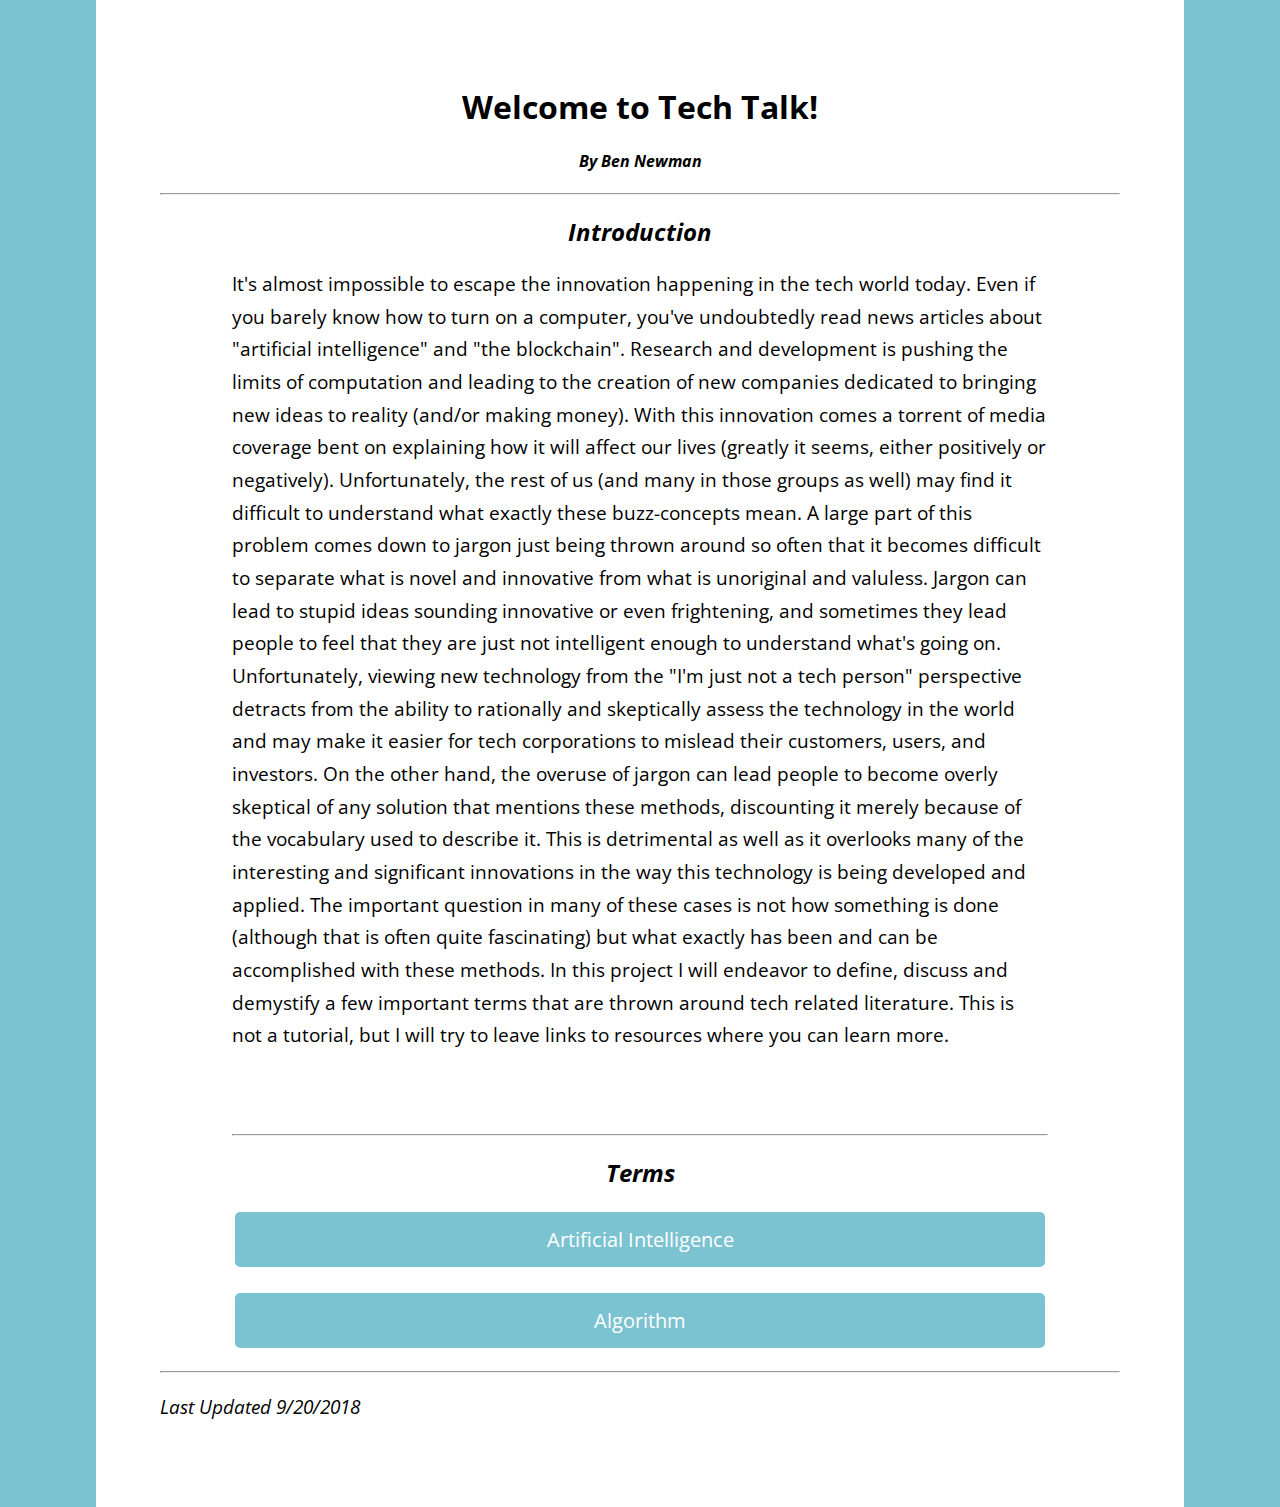
<file: projects/techtalk/techtalk.html>
<!DOCTYPE html>
<html>
<head>
    <title>Tech Talk</title>
    <link href='https://fonts.googleapis.com/css?family=Open+Sans:400,400i,700' rel='stylesheet'>
    <link href='css/main.css' rel='stylesheet'>
    <script src="https://ajax.googleapis.com/ajax/libs/jquery/3.3.1/jquery.min.js"></script>
<!--    <style>
        html {
            background-color: #7bc3d1;

        }
        body {
            font-family: 'Open Sans', sans-serif;
            text-align: center;
            background: white;
            max-width: 75%;
            margin-right: auto;
            margin-left: auto;
            margin-top: 0;
            margin-bottom: 0;
            padding: 4em;
        }
        p {
            text-align: left;
            font-size: 14pt;
            line-height: 1.75;
        }
        a {
            color: white;
            text-decoration: none;
        }
        .body-maintext {
            max-width: 85%;
            margin-right: auto;
            margin-left: auto;
        }
        .body-section {
            margin-bottom:10%;
        }
        .btn {
            background-color: #7bc3d1;
            border-radius: 8px;
            font-size: 20px;
            border-style: solid;
            padding: 10px 15px;
            color: white;
            text-align: center;
        }

</style>-->
</head>
<body>
    <h1> Welcome to Tech Talk! </h1>
    <h4><i>By Ben Newman</i></h4>
    <hr/>
    <div class="body-maintext">
        <div class="body-section">
            <h2><i>Introduction</i></h2>
            <p>It's almost impossible to escape the innovation happening in the tech world today. Even if you barely know how to turn on a computer, you've undoubtedly read news articles about "artificial intelligence" and "the blockchain". Research and development is pushing the limits of computation and leading to the creation of new companies dedicated to bringing new ideas to reality (and/or making money). With this innovation comes a torrent of media coverage bent on explaining how it will affect our lives (greatly it seems, either positively or negatively). Unfortunately, the rest of us (and many in those groups as well) may find it difficult to understand what exactly these buzz-concepts mean. A large part of this problem comes down to jargon just being thrown around so often that it becomes difficult to separate what is novel and innovative from what is unoriginal and valuless. Jargon can lead to stupid ideas sounding innovative or even frightening, and sometimes they lead people to feel that they are just not intelligent enough to understand what's going on. Unfortunately, viewing new technology from the "I'm just not a tech person" perspective detracts from the ability to rationally and skeptically assess the technology in the world and may make it easier for tech corporations to mislead their customers, users, and investors. On the other hand, the overuse of jargon can lead people to become overly skeptical of any solution that mentions these methods, discounting it merely because of the vocabulary used to describe it. This is detrimental as well as it overlooks many of the interesting and significant innovations in the way this technology is being developed and applied. The important question in many of these cases is not how something is done (although that is often quite fascinating) but what exactly has been and can be accomplished with these methods. In this project I will endeavor to define, discuss and demystify a few important terms that are thrown around tech related literature. This is not a tutorial, but I will try to leave links to resources where you can learn more.
            </p>
        </div>
    <hr/>
    <h2><i>Terms</i></h2>
    <a href="techtalk-ai.html"><p class="btn">Artificial Intelligence</p></a>
    <a href="techtalk-algorithm.html"><p class="btn">Algorithm</p></a>
    </div>
    <hr/>
    <p><i>Last Updated 9/20/2018</i></p>
</body>
</html>
</file>
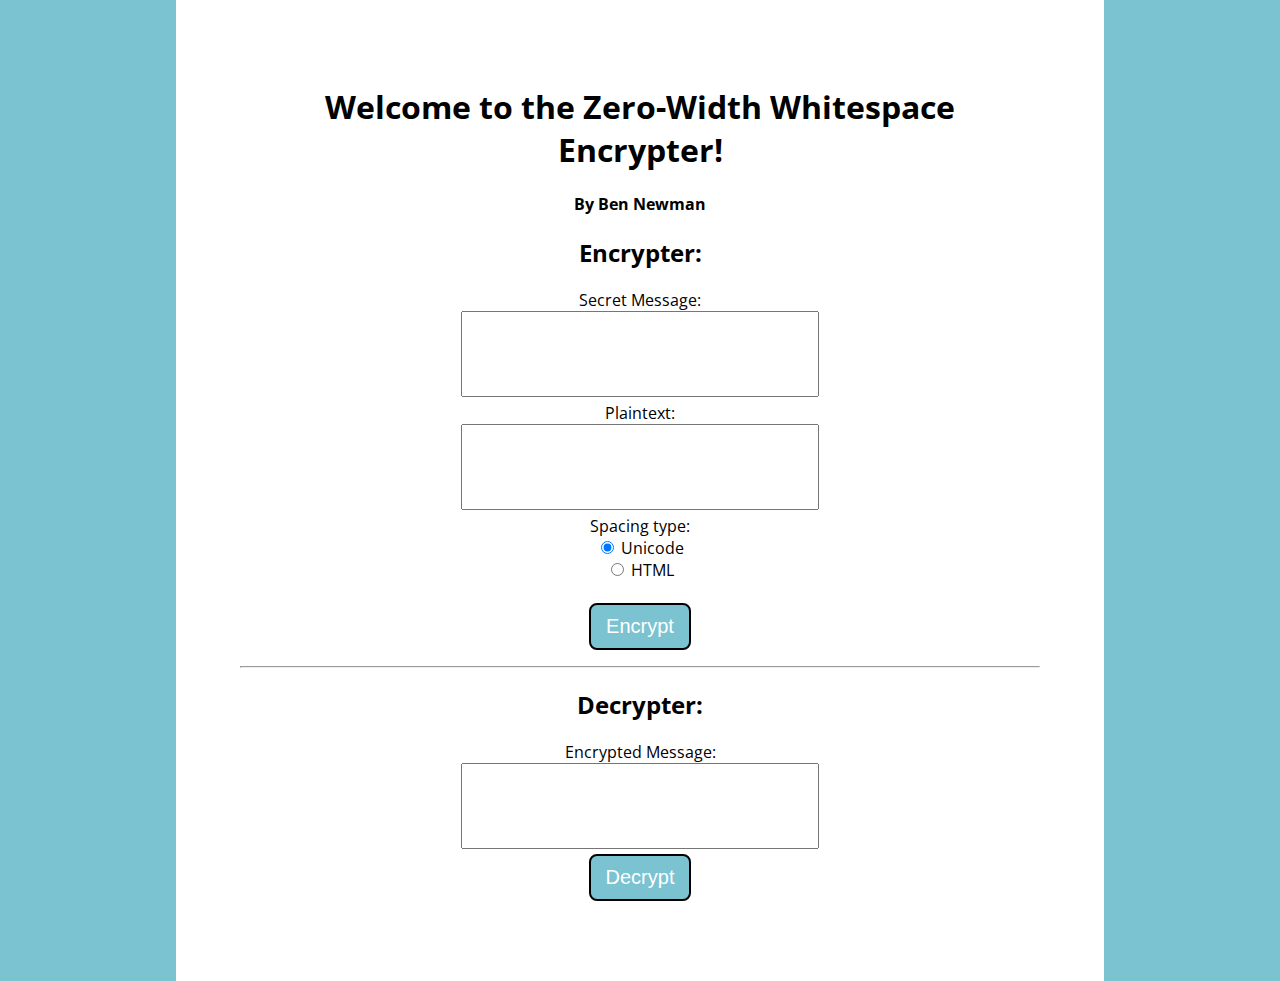
<file: projects/whitespace/whitespace.html>
<!DOCTYPE html>
<html>
<head>
    <title>Zero-Width Encoding</title>
    <link href='https://fonts.googleapis.com/css?family=Open+Sans' rel='stylesheet'>
    <script src="https://ajax.googleapis.com/ajax/libs/jquery/3.3.1/jquery.min.js"></script>
    <script>
        var zws = "\u200b";
        function encrypt(message, plaintext, html_flag) {
            //alert(message);
            if (html_flag === "html") {
                zws = "&#x200b;";
            } else {
                zws = "\u200b";
            }

            while ((message.length)*8*(zws.length) > (plaintext.length)){
                plaintext += " ";
                //console.log("hi");
            }

            console.log(plaintext);
            message_chrs = message.split("");
            console.log(message_chrs);
            var message_nums = message_chrs.map(function(chr) {
                //console.log(chr.charCodeAt());
                return chr.charCodeAt();
            });
            //console.log(message_nums);
            var enc_str = "";
            var save_ind = 0;
            
            for (var i = 0; i < 8*(message_nums.length); i++) {
                //console.log(i/8);
                if (message_nums[Math.floor(i / 8)] & 1 << i%8) {
                    //console.log("zws");
                    enc_str += zws;
                } 
                enc_str += plaintext[i];
                save_ind = i;
            };
            enc_str += plaintext.substring(save_ind+1, plaintext.length);
            //console.log(enc_str);

            return enc_str;
        };

        function decrypt(decr) {

            //console.log(decr.length);
            var msg = "";
            var bit_count = 0;
            var full_byte = 0;
            
            var i = 0;
            while (i < decr.length) {
                //console.log("hello there");
                if (decr.substring(i, i+zws.length) === zws) {
                    //console.log("I found the thing");
                    full_byte |= (1 << (bit_count % 8));
                    i+=zws.length;
                }
                bit_count++;
                //console.log(bit_count);
                if (bit_count % 8 === 0) {
                    //console.log("Hello! " + full_byte);
                    msg += String.fromCharCode(full_byte);
                    full_byte = 0;

                }
                i++;
            };
            //console.log(msg);
            return msg; 
        };
    </script>
    <script>
        $(document).ready(function() {
            $("#submit").click(function () {
                var msg = $("#secret").val();
                var pltxt = $("#plaintext").val();
                var html_flag = $("input[name=encoding]:checked").val();
                var encr = encrypt(msg, pltxt, html_flag);
                $("#encrypted-message").text(encr);
                //$("#encrypted-message").fadeOut().fadeIn('slow');
            });
            $("#decrypt").click(function () {
                var msg = $("#enc-msg").val();
                var decr = decrypt(msg);
                $("#decrypted-message").text(decr);
                //$("#decrypted-message").fadeOut().fadeIn('slow');
            });
        });

    </script>

    <style>
        html {
            background-color: #7bc3d1;

        }
        body {
            /*font-family: 'Source Sans Pro';*/
            font-family: 'Open Sans', sans-serif;
            text-align: center;
            background: white;
            max-width: 50em;
            margin-right: auto;
            margin-left: auto;
            margin-top: 0;
            margin-bottom: 0;
            padding: 4em;
        }
        textarea {
            font-size: 14px;
	    resize: none;
        }
        .result {
            font-size: 20px;
            background-color: #f2e9de;
            white-space: PRE;
            max-width: 50em;
            word-wrap: break-word;
            text-align: left;
        }
        button {
            background-color: #7bc3d1;
            border-radius: 8px;
            font-size: 20px;
            border-style: solid;
            padding: 10px 15px;
            color: white;
        }

    </style>
</head>
<body>
    <h1> Welcome to the Zero-Width Whitespace Encrypter! </h1>
    <h4>By Ben Newman</h4>
    <h2>Encrypter:</h2>
    <!--form name="queryform" method="post" onsubmit="return getData()"--> 

        Secret Message:<br>
        <textarea id="secret" cols="40" rows="5" ></textarea><br>
        Plaintext:<br>
        <textarea id="plaintext" cols="40" rows="5"></textarea><br>
        Spacing type:<br>
        <input type="radio" name="encoding" value="unicode" checked> Unicode<br>
        <input type="radio" name="encoding" value="html"> HTML<br><br>
        <button id="submit">Encrypt</button>
    <!--/form-->
    <p class="result-text" style="white-space:PRE"><span id="encrypted-message" class="result"></span></p>
    <hr>
    <h2> Decrypter:</h2>
    Encrypted Message: <br>
    <textarea id="enc-msg" cols="40" rows="5"></textarea><br>
    <button id="decrypt">Decrypt</button>
    <div class"result">
        <p class="result-text"><span id="decrypted-message" class="result"></span></p>
    </div>
</body>
</html>
</file>
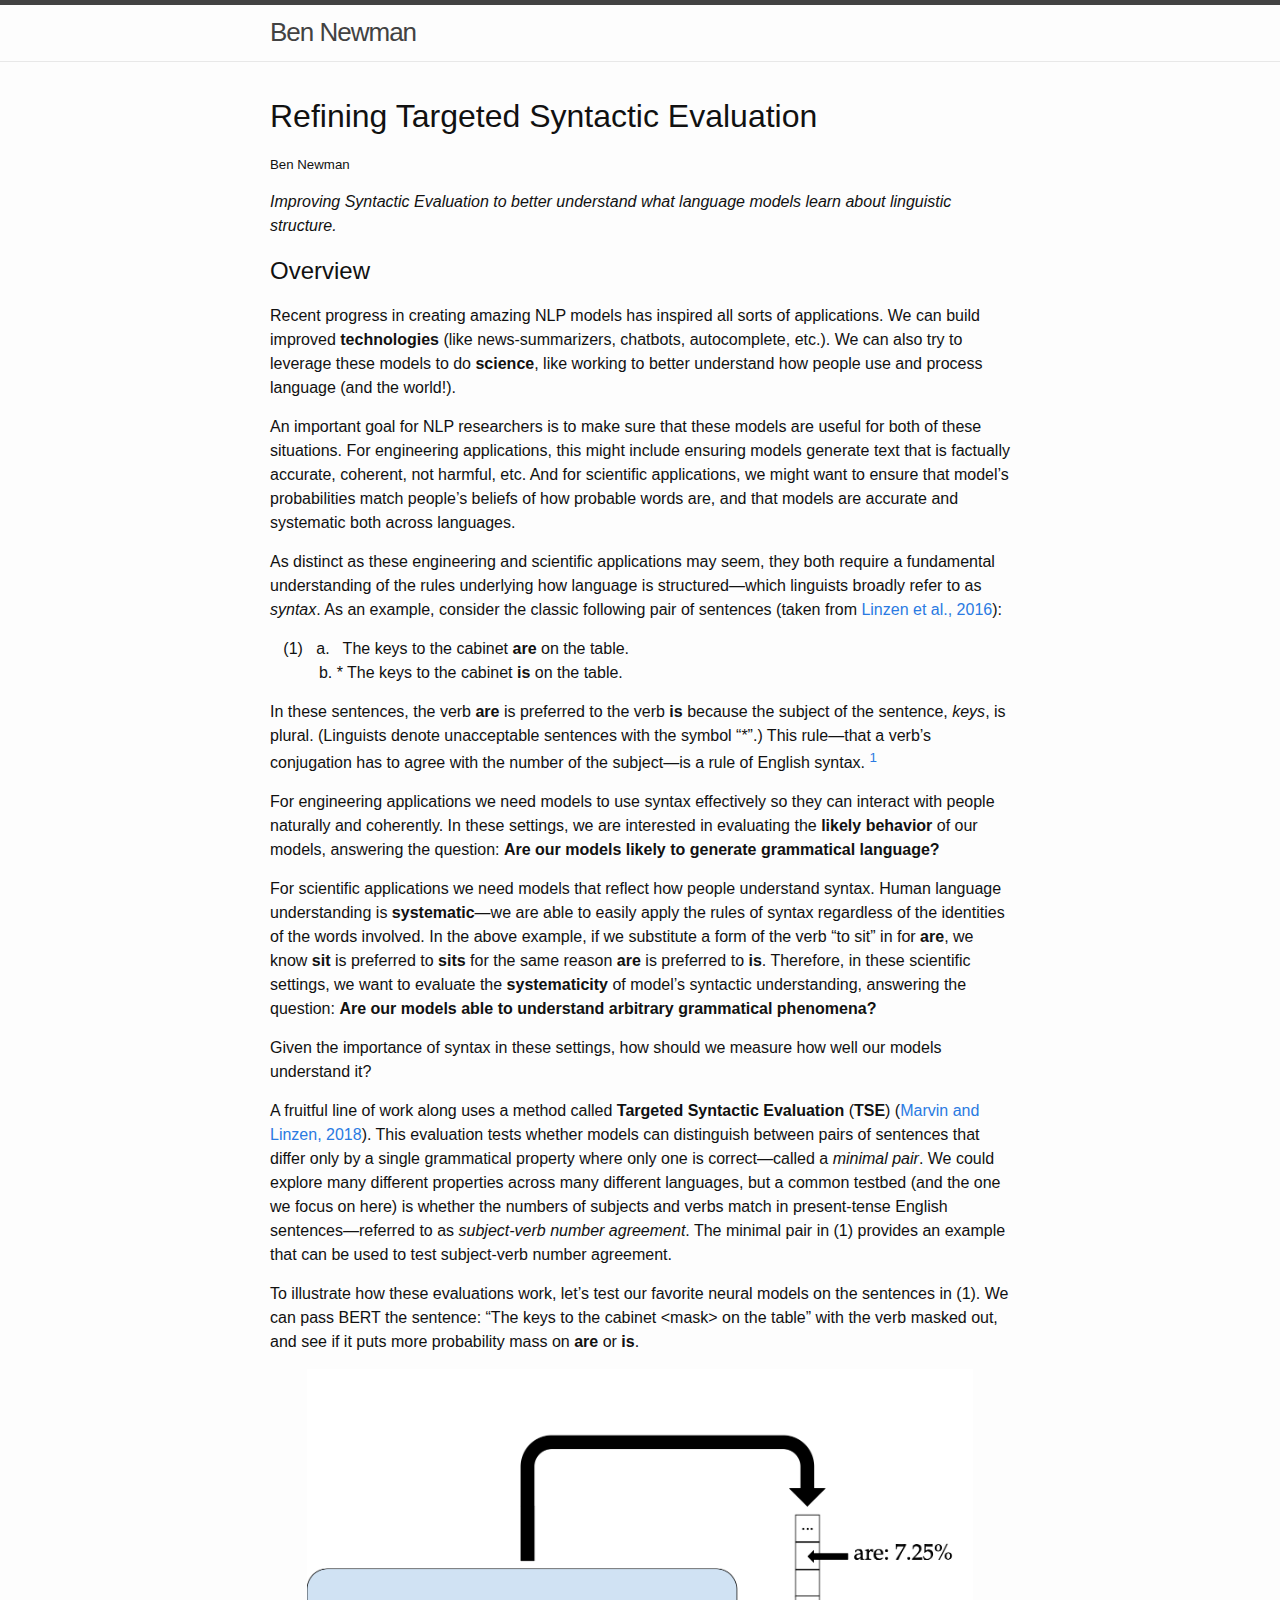
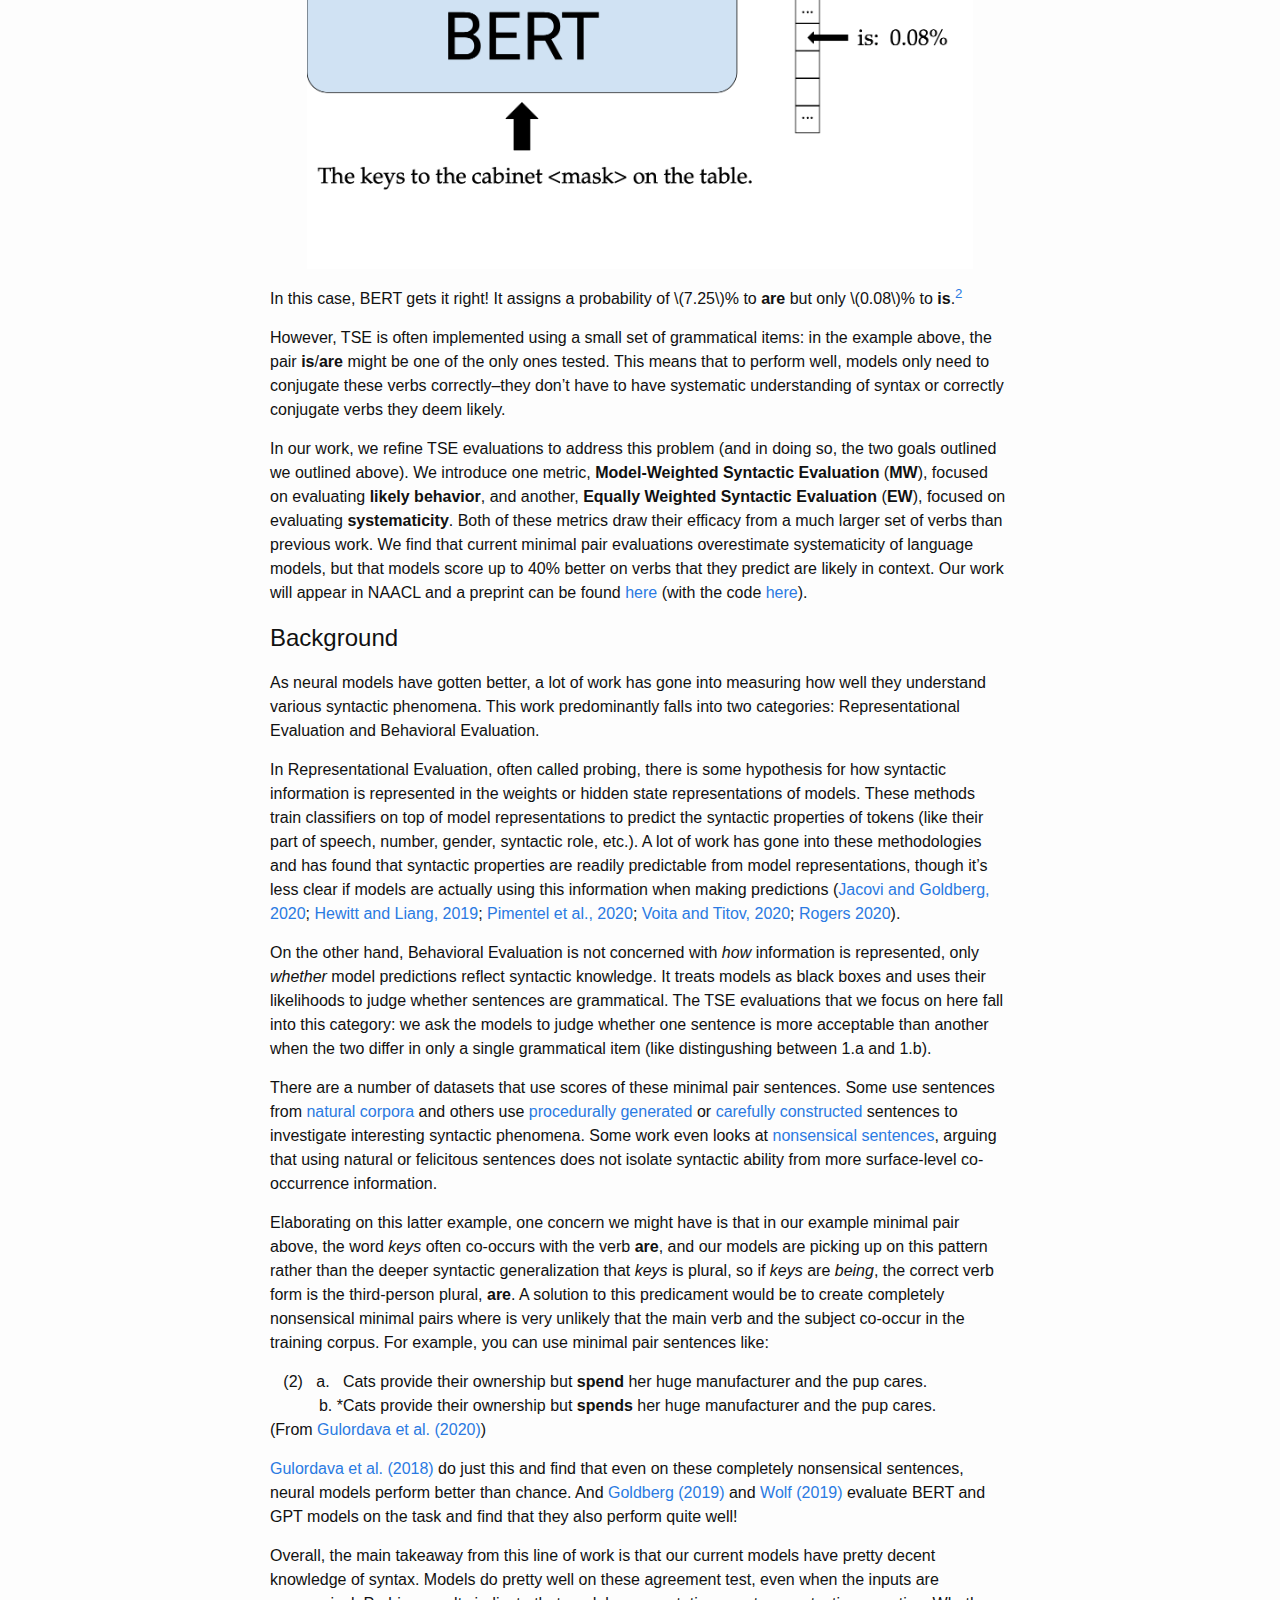
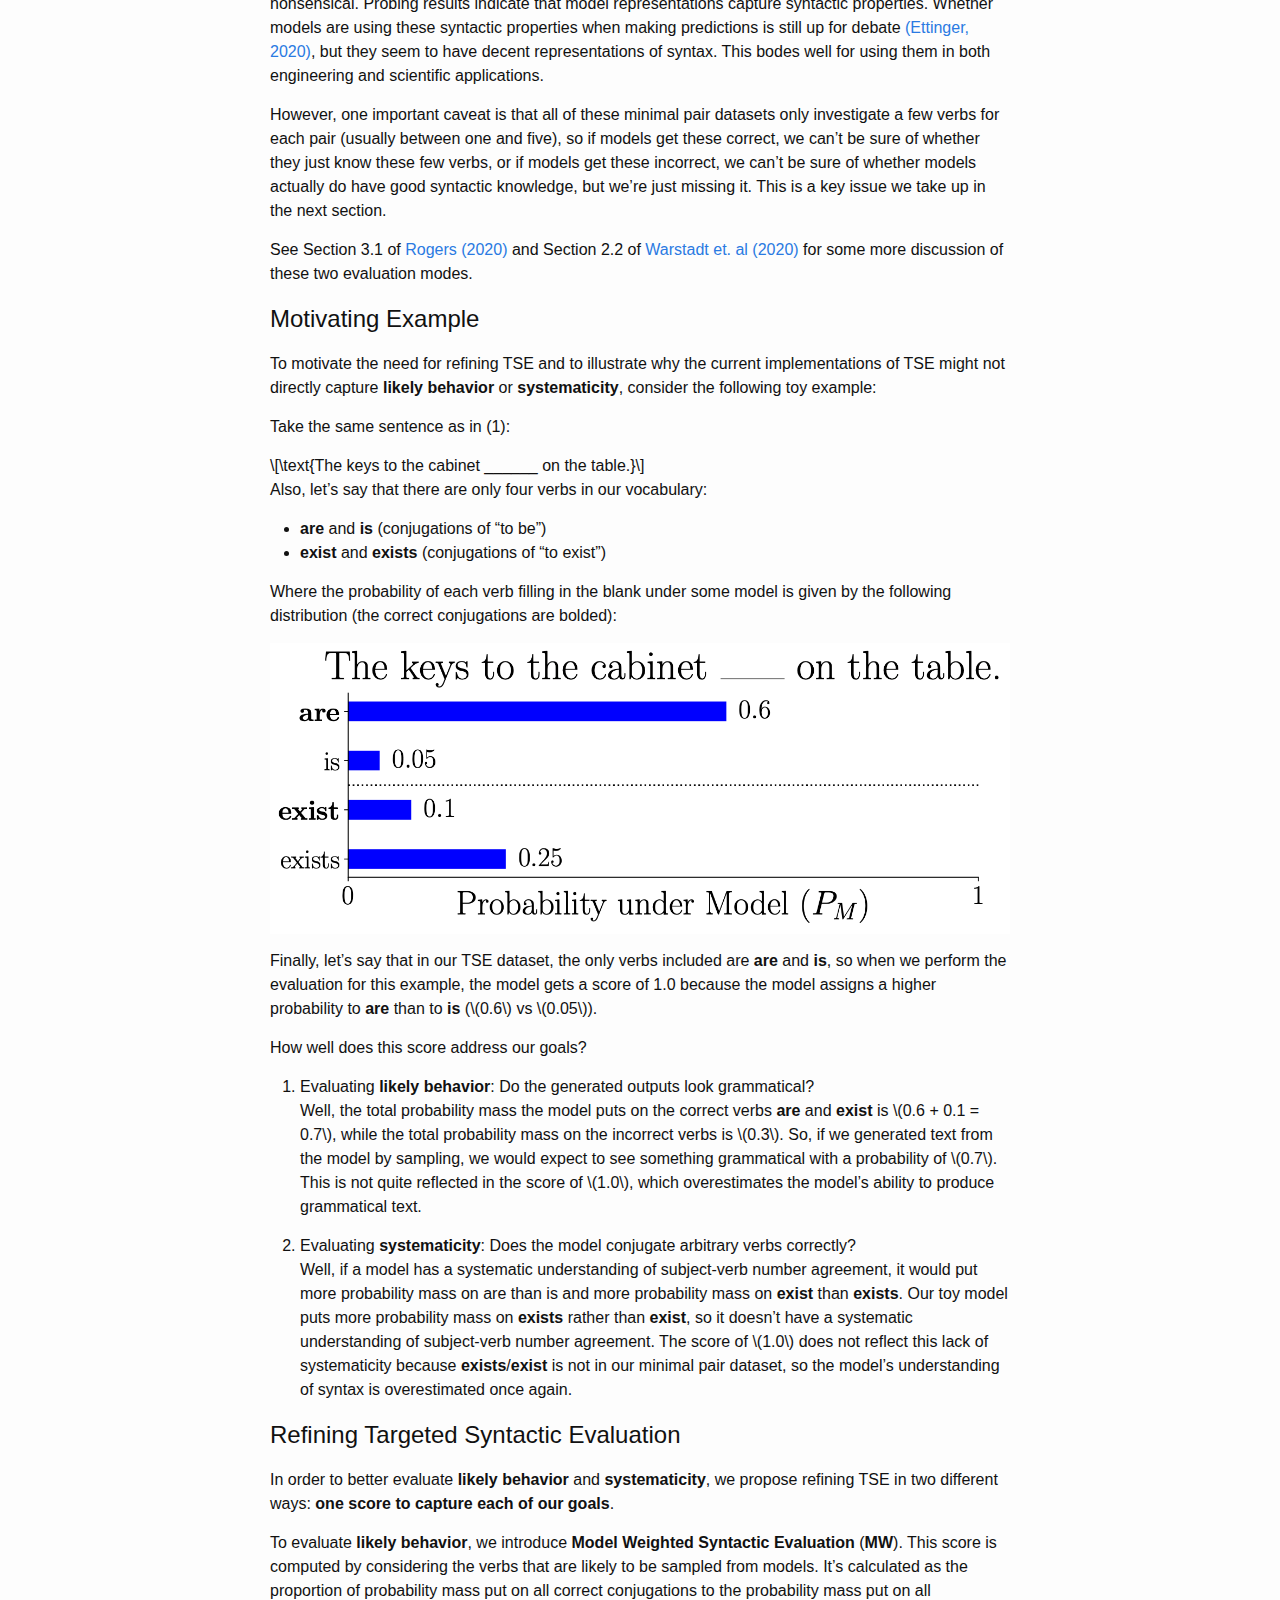
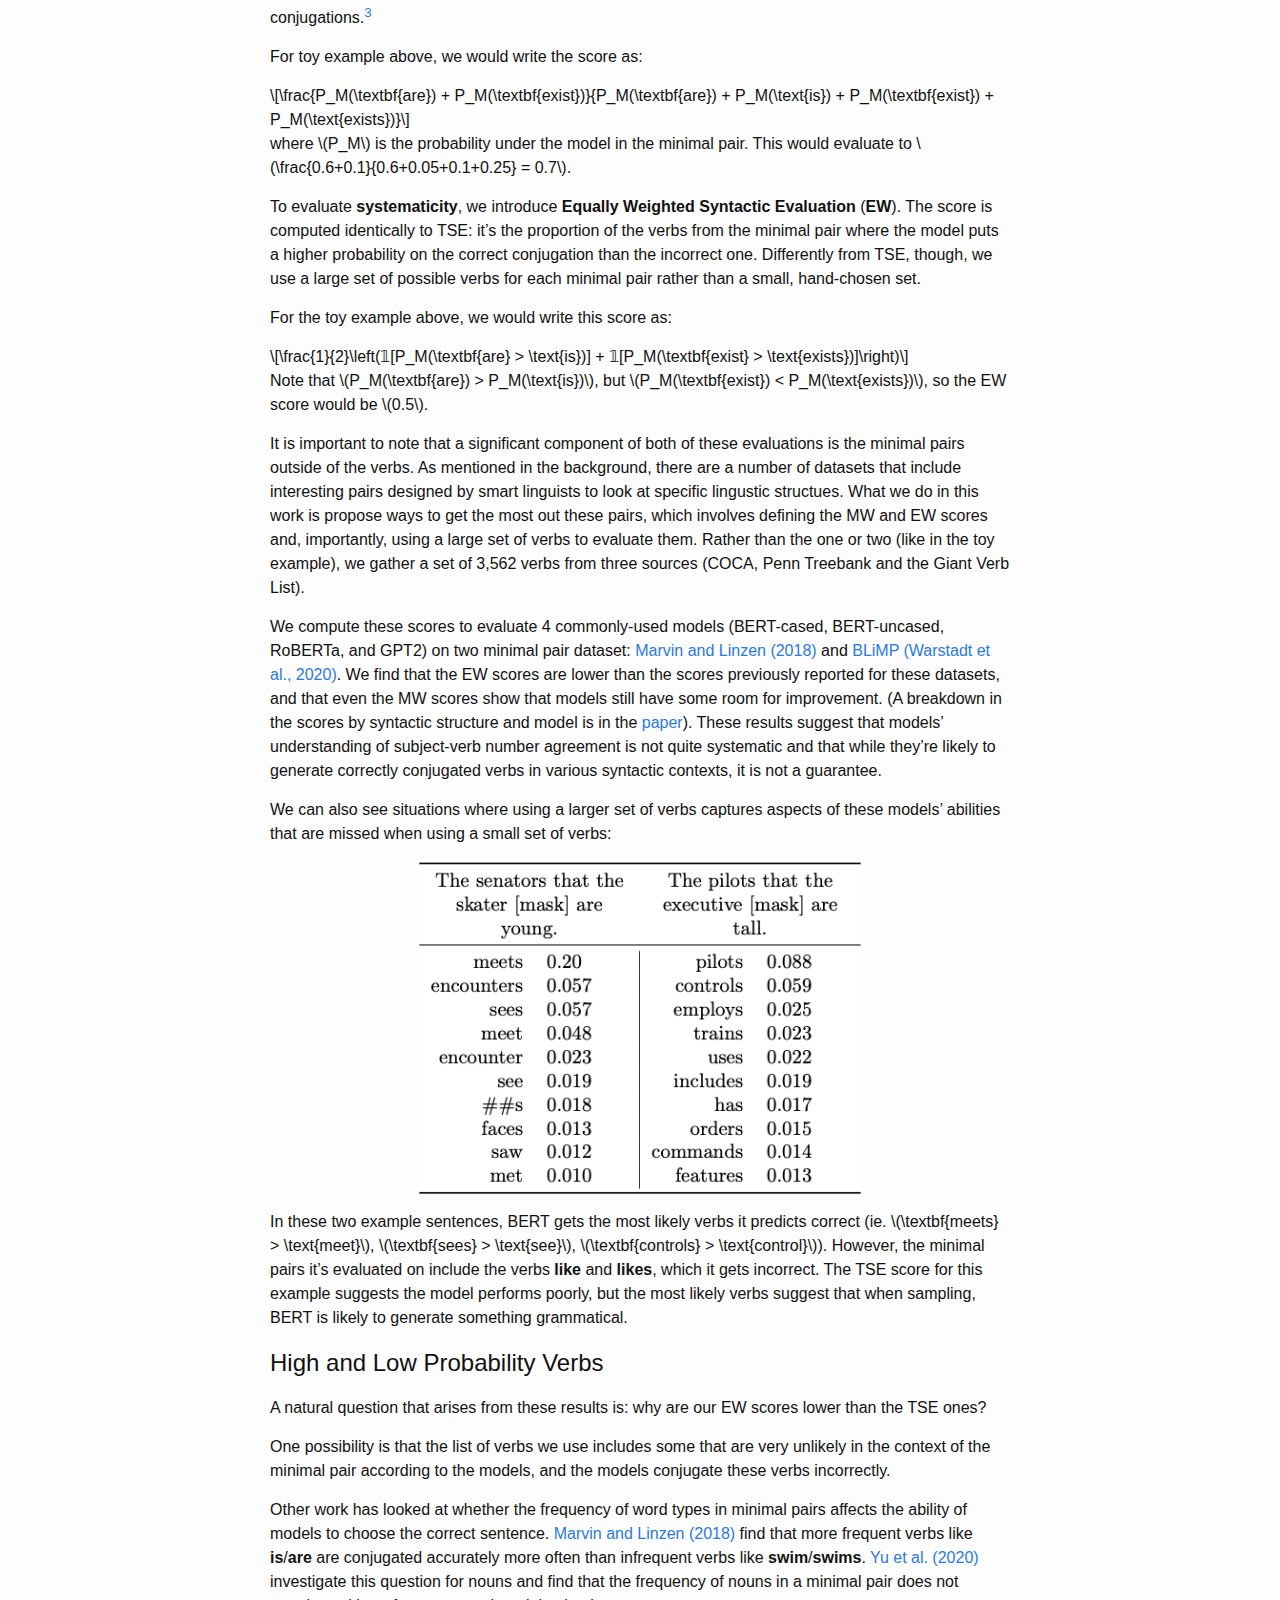
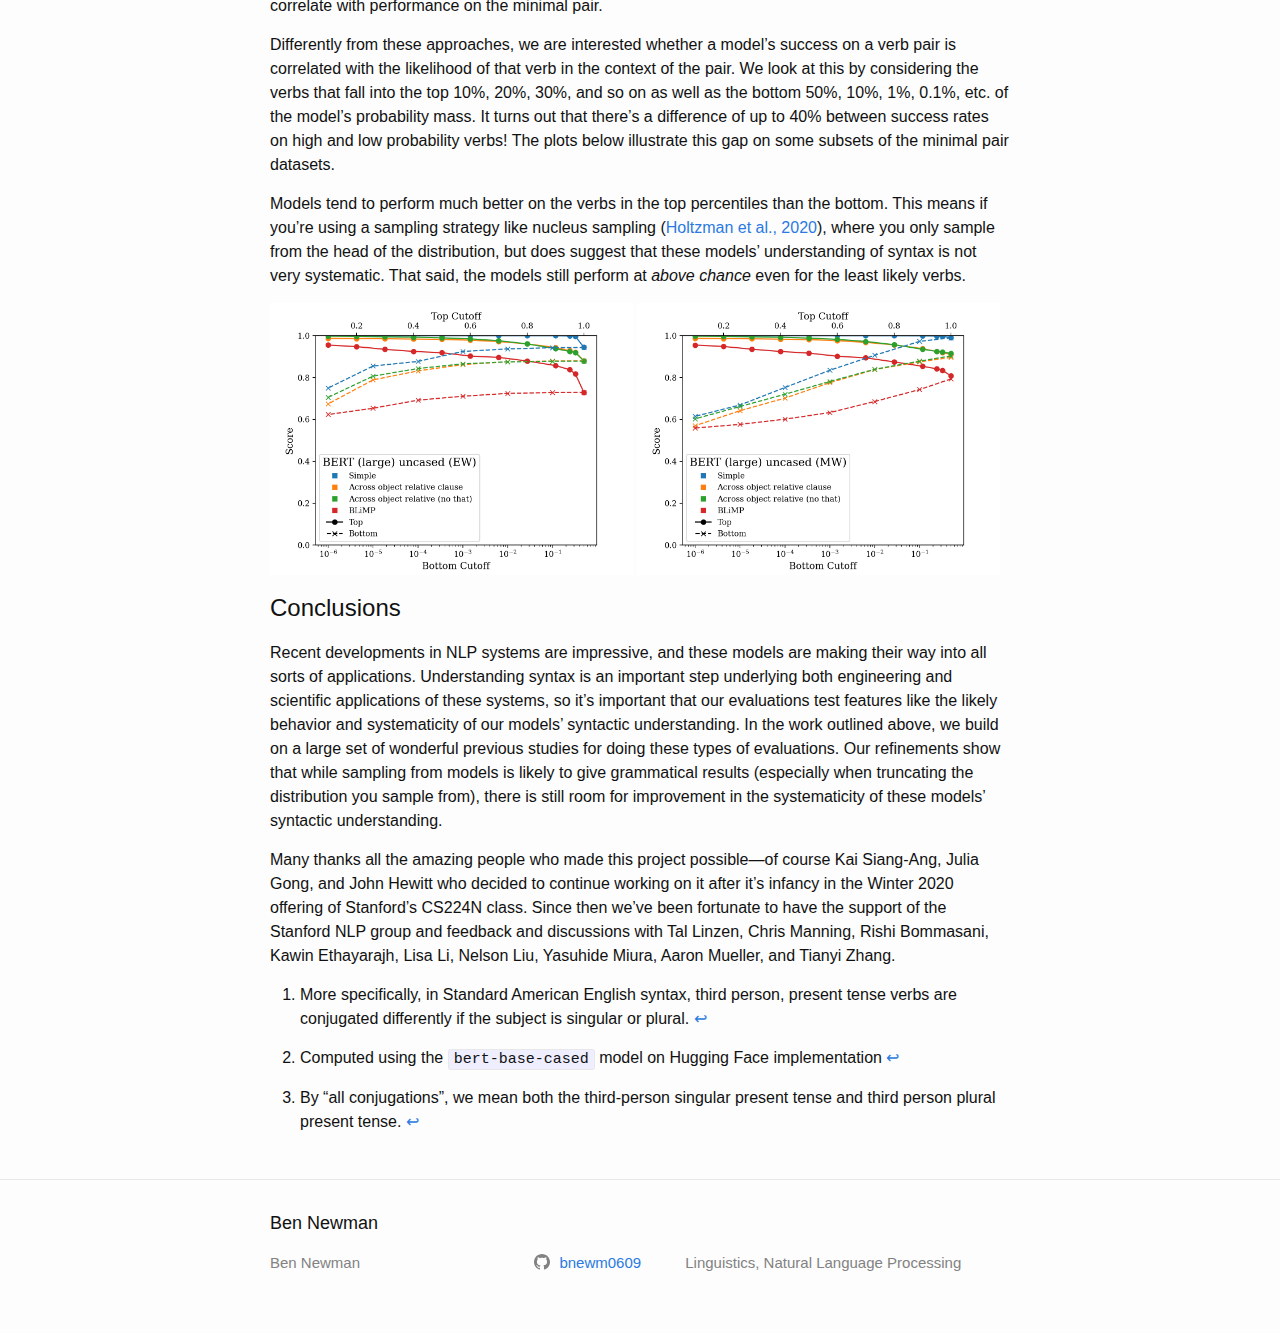
<file: blog/2021/05/06/refining-tse.html>
<!DOCTYPE html>
<html lang="en"><head>
  <meta charset="utf-8">
  <meta http-equiv="X-UA-Compatible" content="IE=edge">
  <meta name="viewport" content="width=device-width, initial-scale=1"><!-- Begin Jekyll SEO tag v2.7.1 -->
<title>Refining Targeted Syntactic Evaluation | Ben Newman</title>
<meta name="generator" content="Jekyll v4.2.0" />
<meta property="og:title" content="Refining Targeted Syntactic Evaluation" />
<meta property="og:locale" content="en_US" />
<meta name="description" content="Refining Targeted Syntactic Evaluation Ben Newman" />
<meta property="og:description" content="Refining Targeted Syntactic Evaluation Ben Newman" />
<meta property="og:site_name" content="Ben Newman" />
<meta property="og:type" content="article" />
<meta property="article:published_time" content="2021-05-06T00:00:00-07:00" />
<meta name="twitter:card" content="summary" />
<meta property="twitter:title" content="Refining Targeted Syntactic Evaluation" />
<script type="application/ld+json">
{"description":"Refining Targeted Syntactic Evaluation Ben Newman","mainEntityOfPage":{"@type":"WebPage","@id":"/2021/05/06/refining-tse.html"},"url":"/2021/05/06/refining-tse.html","headline":"Refining Targeted Syntactic Evaluation","dateModified":"2021-05-06T00:00:00-07:00","datePublished":"2021-05-06T00:00:00-07:00","@type":"BlogPosting","@context":"https://schema.org"}</script>
<!-- End Jekyll SEO tag -->
<link rel="stylesheet" href="../../../assets/main.css"><link type="application/atom+xml" rel="alternate" href="../../../feed.xml" title="Ben Newman" /><script type="text/javascript" async
     src="https://cdn.mathjax.org/mathjax/latest/MathJax.js?config=TeX-MML-AM_CHTML">
   </script>
  
   <script type="text/javascript" async
     src="https://cdn.mathjax.org/mathjax/latest/MathJax.js?config=TeX-MML-AM_CHTML">
   </script>
 
</head>
<body><header class="site-header" role="banner">

  <div class="wrapper"><a class="site-title" rel="author" href="../../../index.html">Ben Newman</a><nav class="site-nav">
        <input type="checkbox" id="nav-trigger" class="nav-trigger" />
        <label for="nav-trigger">
          <span class="menu-icon">
            <svg viewBox="0 0 18 15" width="18px" height="15px">
              <path d="M18,1.484c0,0.82-0.665,1.484-1.484,1.484H1.484C0.665,2.969,0,2.304,0,1.484l0,0C0,0.665,0.665,0,1.484,0 h15.032C17.335,0,18,0.665,18,1.484L18,1.484z M18,7.516C18,8.335,17.335,9,16.516,9H1.484C0.665,9,0,8.335,0,7.516l0,0 c0-0.82,0.665-1.484,1.484-1.484h15.032C17.335,6.031,18,6.696,18,7.516L18,7.516z M18,13.516C18,14.335,17.335,15,16.516,15H1.484 C0.665,15,0,14.335,0,13.516l0,0c0-0.82,0.665-1.483,1.484-1.483h15.032C17.335,12.031,18,12.695,18,13.516L18,13.516z"/>
            </svg>
          </span>
        </label>

        <div class="trigger"></div>
      </nav></div>
</header>
<main class="page-content" aria-label="Content">
      <div class="wrapper">
        <h1 id="refining-targeted-syntactic-evaluation">Refining Targeted Syntactic Evaluation</h1>
<h5 id="ben-newman">Ben Newman</h5>

<p><em>Improving Syntactic Evaluation to better understand what language models learn about linguistic structure.</em></p>

<h2 id="overview">Overview</h2>

<p>Recent progress in creating amazing NLP models has inspired all sorts of applications. We can build improved <strong>technologies</strong> (like news-summarizers, chatbots, autocomplete, etc.). We can also try to leverage these models to do <strong>science</strong>, like working to better understand how people use and process language (and the world!).</p>

<p>An important goal for NLP researchers is to make sure that these models are useful for both of these situations. For engineering applications, this might include ensuring models generate text that is factually accurate, coherent, not harmful, etc. And for scientific applications, we might want to ensure that model’s probabilities match people’s beliefs of how probable words are, and that models are accurate and systematic both across languages.</p>

<p>As distinct as these engineering and scientific applications may seem, they both require a fundamental understanding of the rules underlying how language is structured—which linguists broadly refer to as <em>syntax</em>. As an example, consider the classic following pair of sentences (taken from <a href="https://www.aclweb.org/anthology/Q16-1037.pdf">Linzen et al., 2016</a>):</p>

<p>   (1)   a.   The keys to the cabinet <strong>are</strong> on the table.<br />
           b. * The keys to the cabinet <strong>is</strong> on the table.</p>

<p>In these sentences, the verb <strong>are</strong> is preferred to the verb <strong>is</strong> because the subject of the sentence, <em>keys</em>, is plural. (Linguists denote unacceptable sentences with the symbol “*”.) This rule—that a verb’s conjugation has to agree with the number of the subject—is a rule of English syntax. <sup id="fnref:1" role="doc-noteref"><a href="#fn:1" class="footnote" rel="footnote">1</a></sup></p>

<p>For engineering applications we need models to use syntax effectively so they can interact with people naturally and coherently. In these settings, we are interested in evaluating the <strong>likely behavior</strong> of our models, answering the question: <strong>Are our models likely to generate grammatical language?</strong></p>

<p>For scientific applications we need models that reflect how people understand syntax. Human language understanding is <strong>systematic</strong>—we are able to easily apply the rules of syntax regardless of the identities of the words involved. In the above example, if we substitute a form of the verb “to sit” in for <strong>are</strong>, we know <strong>sit</strong> is preferred to <strong>sits</strong> for the same reason <strong>are</strong> is preferred to <strong>is</strong>. Therefore, in these scientific settings, we want to evaluate the <strong>systematicity</strong> of model’s syntactic understanding, answering the question: <strong>Are our models able to understand arbitrary grammatical phenomena?</strong></p>

<p>Given the importance of syntax in these settings, how should we measure how well our models understand it?</p>

<!--likely **behavior** and **systematicity** when it comes to understanding syntax?-->

<p>A fruitful line of work along uses a method called <strong>Targeted Syntactic Evaluation</strong> (<strong>TSE</strong>) (<a href="https://www.aclweb.org/anthology/D18-1151.pdf">Marvin and Linzen, 2018</a>). This evaluation tests whether models can distinguish between pairs of sentences that differ only by a single grammatical property where only one is correct—called a <em>minimal pair</em>. We could explore many different properties across many different languages, but a common testbed (and the one we focus on here) is whether the numbers of subjects and verbs match in present-tense English sentences—referred to as <em>subject-verb number agreement</em>. The minimal pair in (1) provides an example that can be used to test subject-verb number agreement.</p>

<p>To illustrate how these evaluations work, let’s test our favorite neural models on the sentences in (1). We can pass BERT the sentence: “The keys to the cabinet &lt;mask&gt; on the table” with the verb masked out, and see if it puts more probability mass on <strong>are</strong> or <strong>is</strong>.</p>
<div align="center">
  <p><img src="../../../assets/images/BERT-isare-prediction.png" alt="An abstract representation of BERT being fed in sentence (1) from above and outputing a vector that contains are with probability 7.25% and is with probability 0.08%" width="90%" /></p>
</div>

<p>In this case, BERT gets it right! It assigns a probability of \(7.25\)% to <strong>are</strong> but only \(0.08\)% to <strong>is</strong>.<sup id="fnref:2" role="doc-noteref"><a href="#fn:2" class="footnote" rel="footnote">2</a></sup></p>

<p>However, TSE is often implemented using a small set of grammatical items: in the example above, the pair <strong>is</strong>/<strong>are</strong> might be one of the only ones tested. This means that to perform well, models only need to conjugate these verbs correctly–they don’t have to have systematic understanding of syntax or correctly conjugate verbs they deem likely.</p>

<p>In our work, we refine TSE evaluations to address this problem (and in doing so, the two goals outlined we outlined above). We introduce one metric, <strong>Model-Weighted Syntactic Evaluation</strong> (<strong>MW</strong>), focused on evaluating <strong>likely behavior</strong>, and another, <strong>Equally Weighted Syntactic Evaluation</strong> (<strong>EW</strong>), focused on evaluating <strong>systematicity</strong>. Both of these metrics draw their efficacy from a much larger set of verbs than previous work. We find that current minimal pair evaluations overestimate systematicity of language models, but that models score up to 40% better on verbs that they predict are likely in context. Our work will appear in NAACL and a preprint can be found <a href="https://arxiv.org/abs/2104.09635">here</a> (with the code <a href="https://github.com/bnewm0609/refining-tse">here</a>).</p>

<h2 id="background">Background</h2>
<p>As neural models have gotten better, a lot of work has gone into measuring how well they understand various syntactic phenomena. This work predominantly falls into two categories: Representational Evaluation and Behavioral Evaluation.</p>

<p>In Representational Evaluation, often called probing, there is some hypothesis for how syntactic information is represented in the weights or hidden state representations of models. These methods train classifiers on top of model representations to predict the syntactic properties of tokens (like their part of speech, number, gender, syntactic role, etc.). A lot of work has gone into these methodologies and has found that syntactic properties are readily predictable from model representations, though it’s less clear if models are actually using this information when making predictions (<a href="https://www.aclweb.org/anthology/2020.acl-main.386.pdf">Jacovi and Goldberg, 2020</a>; <a href="https://www.aclweb.org/anthology/D19-1275.pdf">Hewitt and Liang, 2019</a>; <a href="https://www.aclweb.org/anthology/2020.emnlp-main.254.pdf">Pimentel et al., 2020</a>; <a href="https://www.aclweb.org/anthology/2020.emnlp-main.14.pdf">Voita and Titov, 2020</a>; <a href="https://arxiv.org/pdf/2002.12327.pdf">Rogers 2020</a>).</p>

<p>On the other hand, Behavioral Evaluation is not concerned with <em>how</em> information is represented, only <em>whether</em> model predictions reflect syntactic knowledge. It treats models as black boxes and uses their likelihoods to judge whether sentences are grammatical. The TSE evaluations that we focus on here fall into this category: we ask the models to judge whether one sentence is more acceptable than another when the two differ in only a single grammatical item (like distingushing between 1.a and 1.b).</p>

<p>There are a number of datasets that use scores of these minimal pair sentences. Some use sentences from <a href="https://www.aclweb.org/anthology/Q16-1037.pdf">natural</a> <a href="https://www.aclweb.org/anthology/P18-1132.pdf">corpora</a> and others use <a href="https://www.aclweb.org/anthology/P18-1132.pdf">procedurally</a> <a href="https://www.aclweb.org/anthology/D18-1151.pdf">generated</a> or <a href="https://www.aclweb.org/anthology/2020.tacl-1.3.pdf">carefully constructed</a> sentences to investigate interesting syntactic phenomena. Some work even looks at <a href="https://www.aclweb.org/anthology/N18-1108.pdf">nonsensical sentences</a>, arguing that using natural or felicitous sentences does not isolate syntactic ability from more surface-level co-occurrence information.</p>

<p>Elaborating on this latter example, one concern we might have is that in our example minimal pair above, the word <em>keys</em> often co-occurs with the verb <strong>are</strong>, and our models are picking up on this pattern rather than the deeper syntactic generalization that <em>keys</em> is plural, so if <em>keys</em> are <em>being</em>, the correct verb form is the third-person plural, <strong>are</strong>. A solution to this predicament would be to create completely nonsensical minimal pairs where is very unlikely that the main verb and the subject co-occur in the training corpus. For example, you can use minimal pair sentences like:</p>

<p>   (2)   a.   Cats provide their ownership but <strong>spend</strong> her huge manufacturer and the pup cares.<br />
           b. *Cats provide their ownership but <strong>spends</strong> her huge manufacturer and the pup cares.<br />
(From <a href="https://www.aclweb.org/anthology/N18-1108.pdf">Gulordava et al. (2020)</a>)</p>

<p><a href="https://www.aclweb.org/anthology/N18-1108.pdf">Gulordava et al. (2018)</a> do just this and find that even on these completely nonsensical sentences, neural models perform better than chance. And <a href="https://u.cs.biu.ac.il/~yogo/bert-syntax.pdf">Goldberg (2019)</a> and <a href="https://huggingface.co/bert-syntax/extending-bert-syntax.pdf">Wolf (2019)</a> evaluate BERT and GPT models on the task and find that they also perform quite well!</p>

<p>Overall, the main takeaway from this line of work is that our current models have pretty decent knowledge of syntax. Models do pretty well on these agreement test, even when the inputs are nonsensical. Probing results indicate that model representations capture syntactic properties. Whether models are using these syntactic properties when making predictions is still up for debate <a href="https://www.aclweb.org/anthology/2020.tacl-1.3/">(Ettinger, 2020)</a>, but they seem to have decent representations of syntax. This bodes well for using them in both engineering and scientific applications.</p>

<p>However, one important caveat is that all of these minimal pair datasets only investigate a few verbs for each pair (usually between one and five), so if models get these correct, we can’t be sure of whether they just know these few verbs, or if models get these incorrect, we can’t be sure of whether models actually do have good syntactic knowledge, but we’re just missing it. This is a key issue we take up in the next section.</p>

<p>See Section 3.1 of <a href="https://arxiv.org/pdf/2002.12327.pdf">Rogers (2020)</a> and Section 2.2 of <a href="https://www.aclweb.org/anthology/2020.tacl-1.25.pdf">Warstadt et. al (2020)</a> for some more discussion of these two evaluation modes.</p>

<h2 id="motivating-example">Motivating Example</h2>

<p>To motivate the need for refining TSE and to illustrate why the current implementations of TSE might not directly capture <strong>likely behavior</strong> or <strong>systematicity</strong>, consider the following toy example:</p>

<p>Take the same sentence as in (1):</p>

\[\text{The keys to the cabinet ______ on the table.}\]

<p>Also, let’s say that there are only four verbs in our vocabulary:</p>

<ul>
  <li><strong>are</strong> and <strong>is</strong> (conjugations of “to be”)</li>
  <li><strong>exist</strong> and <strong>exists</strong> (conjugations of “to exist”)</li>
</ul>

<p>Where the probability of each verb filling in the blank under some model is given by the following distribution (the correct conjugations are bolded):</p>

<p><img src="../../../assets/images/toy-example.png" alt="toy distribution with are having probability 0.6, is having probability 0.05, exist having probability 0.1, and exists having probability 0.25. Are and exist are bolded because they are the correct conjugations" /></p>

<p>Finally, let’s say that in our TSE dataset, the only verbs included are <strong>are</strong> and <strong>is</strong>, so when we perform the evaluation for this example, the model gets a score of 1.0 because the model assigns a higher probability to <strong>are</strong> than to <strong>is</strong> (\(0.6\) vs \(0.05\)).</p>

<p>How well does this score address our goals?</p>

<ol>
  <li>
    <p>Evaluating <strong>likely behavior</strong>: Do the generated outputs look grammatical?<br />
Well, the total probability mass the model puts on the correct verbs <strong>are</strong> and <strong>exist</strong> is \(0.6 + 0.1 = 0.7\), while the total probability mass on the incorrect verbs is \(0.3\). So, if we generated text from the model by sampling, we would expect to see something grammatical with a probability of \(0.7\). This is not quite reflected in the score of \(1.0\), which overestimates the model’s ability to produce grammatical text.</p>
  </li>
  <li>
    <p>Evaluating <strong>systematicity</strong>: Does the model conjugate arbitrary verbs correctly?<br />
Well, if a model has a systematic understanding of subject-verb number agreement, it would put more probability mass on are than is and more probability mass on <strong>exist</strong> than <strong>exists</strong>. Our toy model puts more probability mass on <strong>exists</strong> rather than <strong>exist</strong>, so it doesn’t have a systematic understanding of subject-verb number agreement. The score of \(1.0\) does not reflect this lack of systematicity because <strong>exists</strong>/<strong>exist</strong> is not in our minimal pair dataset, so the model’s understanding of syntax is overestimated once again.</p>
  </li>
</ol>

<h2 id="refining-targeted-syntactic-evaluation-1">Refining Targeted Syntactic Evaluation</h2>

<p>In order to better evaluate <strong>likely behavior</strong> and <strong>systematicity</strong>, we propose refining TSE in two different ways: <strong>one score to capture each of our goals</strong>.</p>

<p>To evaluate <strong>likely behavior</strong>, we introduce <strong>Model Weighted Syntactic Evaluation</strong> (<strong>MW</strong>). This score is computed by considering the verbs that are likely to be sampled from models. It’s calculated as the proportion of probability mass put on all correct conjugations to the probability mass put on all conjugations.<sup id="fnref:3" role="doc-noteref"><a href="#fn:3" class="footnote" rel="footnote">3</a></sup></p>

<p>For toy example above, we would write the score as:</p>

\[\frac{P_M(\textbf{are}) + P_M(\textbf{exist})}{P_M(\textbf{are}) + P_M(\text{is}) + P_M(\textbf{exist}) + P_M(\text{exists})}\]

<p>where \(P_M\) is the probability under the model in the minimal pair. This would evaluate to \(\frac{0.6+0.1}{0.6+0.05+0.1+0.25} = 0.7\).</p>

<p>To evaluate <strong>systematicity</strong>, we introduce <strong>Equally Weighted Syntactic Evaluation</strong> (<strong>EW</strong>). The score is computed identically to TSE: it’s the proportion of the verbs from the minimal pair where the model puts a higher probability on the correct conjugation than the incorrect one. Differently from TSE, though, we use a large set of possible verbs for each minimal pair rather than a small, hand-chosen set.</p>

<p>For the toy example above, we would write this score as:</p>

\[\frac{1}{2}\left(𝟙[P_M(\textbf{are} &gt; \text{is})] + 𝟙[P_M(\textbf{exist} &gt; \text{exists})]\right)\]

<p>Note that \(P_M(\textbf{are}) &gt; P_M(\text{is})\), but \(P_M(\textbf{exist}) &lt; P_M(\text{exists})\), so the EW score would be \(0.5\).</p>

<p>It is important to note that a significant component of both of these evaluations is the minimal pairs outside of the verbs. As mentioned in the background, there are a number of datasets that include interesting pairs designed by smart linguists to look at specific lingustic structues. What we do in this work is propose ways to get the most out these pairs, which involves defining the MW and EW scores and, importantly, using a large set of verbs to evaluate them. Rather than the one or two (like in the toy example), we gather a set of 3,562 verbs from three sources (COCA, Penn Treebank and the Giant Verb List).</p>

<p>We compute these scores to evaluate 4 commonly-used models (BERT-cased, BERT-uncased, RoBERTa, and GPT2) on two minimal pair dataset: <a href="https://www.aclweb.org/anthology/D18-1151.pdf">Marvin and Linzen (2018)</a> and <a href="https://www.aclweb.org/anthology/2020.tacl-1.25.pdf">BLiMP (Warstadt et al., 2020)</a>. We find that the EW scores are lower than the scores previously reported for these datasets, and that even the MW scores show that models still have some room for improvement. (A breakdown in the scores by syntactic structure and model is in the <a href="https://arxiv.org/abs/2104.09635">paper</a>). These results suggest that models’ understanding of subject-verb number agreement is not quite systematic and that while they’re likely to generate correctly conjugated verbs in various syntactic contexts, it is not a guarantee.</p>

<p>We can also see situations where using a larger set of verbs captures aspects of these models’ abilities that are missed when using a small set of verbs:</p>

<div align="center">
  <p><img src="../../../assets/images/sample-sentences.png" alt="A stylized picture of BERT making a prediction using the sentence in (1). The picture shows BERT outputing a distribution with are labeled with probability 7.25 percent and is labeled with probability 0.08 percent." width="60%&quot;, text-align=&quot;center" /></p>
</div>

<p>In these two example sentences, BERT gets the most likely verbs it predicts correct (ie. \(\textbf{meets} &gt; \text{meet}\), \(\textbf{sees} &gt; \text{see}\), \(\textbf{controls} &gt; \text{control}\)). However, the minimal pairs it’s evaluated on include the verbs <strong>like</strong> and <strong>likes</strong>, which it gets incorrect. The TSE score for this example suggests the model performs poorly, but the most likely verbs suggest that when sampling, BERT is likely to generate something grammatical.</p>

<h2 id="high-and-low-probability-verbs">High and Low Probability Verbs</h2>

<p>A natural question that arises from these results is: why are our EW scores lower than the TSE ones?</p>

<p>One possibility is that the list of verbs we use includes some that are very unlikely in the context of the minimal pair according to the models, and the models conjugate these verbs incorrectly.</p>

<p>Other work has looked at whether the frequency of word types in minimal pairs affects the ability of models to choose the correct sentence. <a href="https://www.aclweb.org/anthology/D18-1151.pdf">Marvin and Linzen (2018)</a> find that more frequent verbs like <strong>is</strong>/<strong>are</strong> are conjugated accurately more often than infrequent verbs like <strong>swim</strong>/<strong>swims</strong>. <a href="https://www.aclweb.org/anthology/2020.emnlp-main.331.pdf">Yu et al. (2020)</a> investigate this question for nouns and find that the frequency of nouns in a minimal pair does not correlate with performance on the minimal pair.</p>

<p>Differently from these approaches, we are interested whether a model’s success on a verb pair is correlated with the likelihood of that verb in the context of the pair. We look at this by considering the verbs that fall into the top 10%, 20%, 30%, and so on as well as the bottom 50%, 10%, 1%, 0.1%, etc. of the model’s probability mass. It turns out that there’s a difference of up to 40% between success rates on high and low probability verbs! The plots below illustrate this gap on some subsets of the minimal pair datasets.</p>

<p>Models tend to perform much better on the verbs in the top percentiles than the bottom. This means if you’re using a sampling strategy like nucleus sampling (<a href="https://openreview.net/pdf/fe5e0a4c8461032e7d2c289a34236bb349b1b38a.pdf">Holtzman et al., 2020</a>), where you only sample from the head of the distribution, but does suggest that these models’ understanding of syntax is not very systematic. That said, the models still perform at <em>above chance</em> even for the least likely verbs.</p>

<p><img src="../../../assets/images/bert-large-cased-ew.png" alt="A plot showing our EW score on a subset of the minimal pairs in Marvin and Linzen (2018) and BLiMP datasets. The more likely verbs are preferntially conjugated correctly." width="49%" />
<img src="../../../assets/images/bert-large-cased-mw.png" alt="A plot showing our MW scores on a subset of the minimal pairs in Marvin and Linzen (2018) and BLiMP datatsets. Similar to the EW scores, the most likely verbs are conjugated correctly more often than the least likely verbs." width="49%" /></p>

<h2 id="conclusions">Conclusions</h2>

<p>Recent developments in NLP systems are impressive, and these models are making their way into all sorts of applications. Understanding syntax is an important step underlying both engineering and scientific applications of these systems, so it’s important that our evaluations test features like the likely behavior and systematicity of our models’ syntactic understanding. In the work outlined above, we build on a large set of wonderful previous studies for doing these types of evaluations. Our refinements show that while sampling from models is likely to give grammatical results (especially when truncating the distribution you sample from), there is still room for improvement in the systematicity of these models’ syntactic understanding.</p>

<p>Many thanks all the amazing people who made this project possible—of course Kai Siang-Ang, Julia Gong, and John Hewitt who decided to continue working on it after it’s infancy in the Winter 2020 offering of Stanford’s CS224N class. Since then we’ve been fortunate to have the support of the Stanford NLP group and feedback and discussions with Tal Linzen, Chris Manning, Rishi Bommasani, Kawin Ethayarajh, Lisa Li, Nelson Liu, Yasuhide Miura, Aaron Mueller, and Tianyi Zhang.</p>

<div class="footnotes" role="doc-endnotes">
  <ol>
    <li id="fn:1" role="doc-endnote">
      <p>More specifically, in Standard American English syntax, third person, present tense verbs are conjugated differently if the subject is singular or plural. <a href="#fnref:1" class="reversefootnote" role="doc-backlink">&#8617;</a></p>
    </li>
    <li id="fn:2" role="doc-endnote">
      <p>Computed using the <code class="language-plaintext highlighter-rouge">bert-base-cased</code> model on Hugging Face implementation <a href="#fnref:2" class="reversefootnote" role="doc-backlink">&#8617;</a></p>
    </li>
    <li id="fn:3" role="doc-endnote">
      <p>By “all conjugations”, we mean both the third-person singular present tense and third person plural present tense. <a href="#fnref:3" class="reversefootnote" role="doc-backlink">&#8617;</a></p>
    </li>
  </ol>
</div>

      </div>
    </main><footer class="site-footer h-card">
  <data class="u-url" href="/"></data>

  <div class="wrapper">

    <h2 class="footer-heading">Ben Newman</h2>

    <div class="footer-col-wrapper">
      <div class="footer-col footer-col-1">
        <ul class="contact-list">
          <li class="p-name">Ben Newman</li></ul>
      </div>

      <div class="footer-col footer-col-2"><ul class="social-media-list"><li><a href="https://github.com/bnewm0609"><svg class="svg-icon"><use xlink:href="../../../assets/minima-social-icons.svg#github"></use></svg> <span class="username">bnewm0609</span></a></li></ul>
</div>

      <div class="footer-col footer-col-3">
        <p>Linguistics, Natural Language Processing</p>
      </div>
    </div>

  </div>

</footer>
</body>

</html>
</file>
<file: css/style.css>
body, html {
	font-family: 'Open Sans', sans-serif;
	text-rendering: optimizeLegibility !important;
	-webkit-font-smoothing: antialiased !important;
	color: #656c6d;
	width: 100% !important;
	height: 100% !important;
	background: #f6f6f6;
}
h1 {
	font-weight: 700;
	color: #121d1f;
}
h1 strong {
	font-weight: 900;
}
h2 {
	margin: 0;
	color: #121d1f;
	font-weight: 400;
	margin-bottom: 30px;
	font-size: 1.75em;
}
h3, h4 {
	color: #121d1f;
	font-size: 20px;
	font-weight: 600;
}
h5 {
	text-transform: uppercase;
	font-weight: 700;
	line-height: 20px;
}
p.intro {
	font-size: 16px;
	margin: 12px 0 0;
	line-height: 24px;
	font-family: 'Open Sans', sans-serif;
}
a {
	/*color: #333;*/
	/*color: #7bc3d1;*/
    text-decoration: none;
}
a:hover, a:focus {
	text-decoration: underline;
	/*color: #7bc3d1;*/
	color: #333;
}
ul, ol {
	list-style: none;
}
.clearfix:after {
	visibility: hidden;
	display: block;
	font-size: 0;
	content: " ";
	clear: both;
	height: 0;
}
.clearfix {
	display: inline-block;
}
* html .clearfix {
	height: 1%;
}
.clearfix {
	display: block;
}
ul, ol {
	padding: 0;
	webkit-padding: 0;
	moz-padding: 0;
}
hr {
	/*height: 4px;*/
	width: 95%;
	text-align: center;
	position: relative;
	/* background: #7bc3d1;*/
	/* background: #f6f6f6; */
	margin: 0 auto;
	/* margin-bottom: 30px; */
	border: 0;
}
/* Navigation */
#nav {
	z-index: 9999;
}
#nav.affix {
	position: fixed;
	top: 0;
	width: 100%
}
.navbar-custom {
	margin-bottom: 0;
	background-color: #121d1f;
	border-radius: 0px;
	padding: 10px 0;
}
.navbar-custom .navbar-brand {
	font-weight: 600;
}
.navbar-custom .navbar-brand:focus {
	outline: 0;
}
.navbar-custom .navbar-brand .navbar-toggle {
	padding: 4px 6px;
	font-size: 16px;
	color: #fff;
}
.navbar-custom .navbar-brand .navbar-toggle:focus, .navbar-custom .navbar-brand .navbar-toggle:active {
	outline: 0;
}
.navbar-custom a {
	color: #f4f5f6;
}
.navbar-custom .nav li a {
	text-transform: uppercase;
	letter-spacing: 1px;
	-webkit-transition: background .3s ease-in-out;
	-moz-transition: background .3s ease-in-out;
	transition: background .3s ease-in-out;
}
.navbar-custom .nav li a:hover {
	outline: 0;
	color: #7bc3d1;
	background-color: transparent;
}
.navbar-custom .nav li a:focus, .navbar-custom .nav li a:active {
	outline: 0;
	background-color: transparent;
	color: #7bc3d1;
}
.navbar-custom .nav li.active {
	outline: 0;
}
.navbar-custom .nav li.active a {
	background-color: rgba(255,255,255,.3);
}
.navbar-custom .nav li.active a:hover {
	color: #fff;
}
.btn-default {
	color: #fff;
	background-color: transparent;
	border-color: #fff;
	padding: 10px 20px;
	margin: 0;
	font-size: 16px;
	border-radius: 0;
}
.btn-default:hover, .btn-default:focus, .btn-default.focus, .btn-default:active, .btn-default.active {
	color: #fff;
	background-color: #121d1f;
	border-color: #121d1f;
}
.btn-primary {
	color: #fff;
	background-color: #121d1f;
	padding: 10px 20px;
	border-color: #121d1f;
	border-radius: 0;
}
.btn-primary:hover, .btn-primary:focus, .btn-primary.focus, .btn-primary:active, .btn-primary.active {
	color: #fff;
	background-color: #7bc3d1;
	border-color: #7bc3d1;
}
.btn-primary i.fa {
	margin-right: 10px;
}
.btn-project{
	background-color: #fff;
    border: 1px solid;
	border-color: #121d1f;
	border-radius: 4px;
	color: #121d1f;
    display: inline-block;
    font-size: 16px;
    margin: 10px;
	padding: 10px 20px;
    text-align: center;
    white-space: initial;
    width: 90%;
}
.btn-project p {
    margin: 2px 0;
    text-align: left;
    /*line-height: 0px;*/
}
.btn-project a {
    /*color: #262F3B;*/
    /*color: #8bc1cf;*/
    /*color: #6a939e;*/
}
/* Home Section */
.intro {
	display: table;
	width: 100%;
	height: auto;
	padding: 100px 0;
	text-align: center;
	color: #fff;
	background: url(../img/img-bg.png) no-repeat center top;
	background-color: #7bc3d1;
	-webkit-background-size: cover;
	-moz-background-size: cover;
	background-size: cover;
	-o-background-size: cover;
}
.section-title.center {
	padding: 25px 0 0 0;
}
/* About Section */
#about {
	/*padding: 100px 0;*/
	/*padding: 30px 0 10px;*/
    padding: 0 10%; /* used for TWO column */
    /*padding: 0 0;*/ /* used for ONE column */
	background: #f6f6f6;
}
#about .about-text {
	margin-left: 10px; /* used for TWO column */
}
#about img {
	border-radius: 50%;
	width: 200px;
	height: 200px;
	display: inline-block;
}
#about p {
	margin-top: 3%;
	margin-bottom: 3%;
    font-size: 18px; /* used for TWO column */
    /*font-size: 14px;*/ /* used for ONE column */
}
/* Projects Section */
.collapsible{
    cursor: pointer;
}
#projects {
	/*background: #7bc3d1;*/
	background: #f6f6f6;
    padding: 0 10%; /* used for TWO column */
    /*padding: 0 0;*/ /* used for ONE column */
}
#projects h2 {
	color: #000;
}
#projects hr {
	background: rgba(255,255,255,0.3);
}
#projects .skill {
	margin-bottom: 40px;
	text-align: center;
	padding: 0px;
}
#projects .skill h4 {
	font-weight: 600;
	color: #fff;
}
.chart {
	position: relative;
	display: inline-block;
	width: 152px;
	height: 152px;
	margin-bottom: 26px;
	text-align: center;
}
.chart canvas {
	position: absolute;
	top: 0;
	left: 0;
}
.percent {
	display: inline-block;
	font-size: 21px;
	color: #121d1f;
	line-height: 152px;
	z-index: 2;
}
.percent:after {
	content: '%';
	margin-left: 0.1em;
	font-size: .8em;
}
/* Portfolio Section */
#portfolio {
	padding: 80px 0;
	background: #ffffff; /* Old browsers */
	background: -moz-linear-gradient(top, #ffffff 0%, #f4f5f6 49%, #ffffff 100%); /* FF3.6+ */
	background: -webkit-gradient(linear, left top, left bottom, color-stop(0%, #ffffff), color-stop(49%, #f4f5f6), color-stop(100%, #ffffff)); /* Chrome,Safari4+ */
	background: -webkit-linear-gradient(top, #ffffff 0%, #f4f5f6 49%, #ffffff 100%); /* Chrome10+,Safari5.1+ */
	background: -o-linear-gradient(top, #ffffff 0%, #f4f5f6 49%, #ffffff 100%); /* Opera 11.10+ */
	background: -ms-linear-gradient(top, #ffffff 0%, #f4f5f6 49%, #ffffff 100%); /* IE10+ */
	background: linear-gradient(to bottom, #ffffff 0%, #f4f5f6 49%, #ffffff 100%); /* W3C */
filter: progid:DXImageTransform.Microsoft.gradient( startColorstr='#ffffff', endColorstr='#ffffff', GradientType=0 ); /* IE6-9 */
}
.categories {
	padding-bottom: 30px;
	text-align: center;
    flex-wrap: wrap;
    flex-direction: column;
}
ul.cat li {
	display: inline-block;
}
ol.type li {
	display: inline-block;
	margin-left: 20px;
}
ol.type li a {
	background: #7bc3d1;
	color: #fff;
	padding: 6px 14px;
}
ol.type li a.active {
	background: #121d1f;
	color: #fff;
}
ol.type li a:hover {
	background: #121d1f;
	color: #fff;
}
.isotope-item {
	z-index: 2
}
.isotope-hidden.isotope-item {
	z-index: 1
}
.isotope, .isotope .isotope-item {
	/* change duration value to whatever you like */
	-webkit-transition-duration: 0.8s;
	-moz-transition-duration: 0.8s;
	transition-duration: 0.8s;
}
.isotope-item {
	margin-right: -1px;
	-webkit-backface-visibility: hidden;
	backface-visibility: hidden;
}
.isotope {
	-webkit-backface-visibility: hidden;
	backface-visibility: hidden;
	-webkit-transition-property: height, width;
	-moz-transition-property: height, width;
	transition-property: height, width;
}
.isotope .isotope-item {
	-webkit-backface-visibility: hidden;
	backface-visibility: hidden;
	-webkit-transition-property: -webkit-transform, opacity;
	-moz-transition-property: -moz-transform, opacity;
	transition-property: transform, opacity;
}
.portfolio-item {
	margin: 15px 0;
	-webkit-transition: all 0.5s ease-out;
	-moz-transition: all 0.5s ease-out;
	-ms-transition: all 0.5s ease-out;
	-o-transition: all 0.5s ease-out;
	transition: all 0.5s ease-out;
}
.portfolio-item:hover {
	-webkit-transform: scale(1.1);
	-moz-transform: scale(1.1);
	-ms-transform: scale(1.1);
	-o-transform: scale(1.1);
	transform: scale(1.1);
}
.portfolio-item .hover-bg {
	height: 260px;
	overflow: hidden;
	position: relative;
}
.hover-bg .hover-text {
	position: absolute;
	text-align: center;
	margin: 0 auto;
	color: #ffffff;
	background: rgba(0, 0, 0, 0.66);
	padding: 33% 0 0 0;
	height: 100%;
	width: 100%;
	opacity: 0;
	transition: all 0.5s;
}
.hover-bg .hover-text>h4 {
	opacity: 0;
	color: #fff;
	font-weight: 400;
	-webkit-transform: translateY(100%);
	transform: translateY(100%);
	transition: all 0.3s;
}
.hover-bg:hover .hover-text>h4 {
	opacity: 1;
	-webkit-backface-visibility: hidden;
	-webkit-transform: translateY(0);
	transform: translateY(0);
}
.hover-bg .hover-text>i {
	opacity: 0;
	-webkit-transform: translateY(0);
	transform: translateY(0);
	transition: all 0.3s;
}
.hover-bg:hover .hover-text>i {
	opacity: 1;
	-webkit-backface-visibility: hidden;
	-webkit-transform: translateY(100%);
	transform: translateY(100%);
}
.hover-bg:hover .hover-text {
	opacity: 1;
}
#portfolio i.fa {
	font-size: 20px;
	padding: 5px;
	color: #E87E04;
}
/* Achivements Section */
#achievements {
	padding: 100px 0;
	background: #7bc3d1;
}
#achievements h2 {
	color: #fff;
}
#achievements hr {
	background: rgba(255,255,255,0.3);
}
.achievement-box h4 {
	color: #fff;
	font-size: 20px;
	font-weight: 400;
	margin-left: 5px;
}
.achievement-box span.count {
	font-size: 52px;
	font-weight: 600;
	display: block;
	color: #121d1f;
	padding: 0;
	margin: 0;
}
/* Resume Section */
#resume {
	padding: 100px 0;
	background: #f6f6f6;
}
.timeline {
	position: relative;
	padding: 0;
	list-style: none;
}
.timeline:before {
	content: "";
	position: absolute;
	top: 0;
	bottom: 0;
	left: 40px;
	width: 2px;
	margin-left: -1.5px;
	background-color: #eee;
}
.timeline>li {
	position: relative;
	margin-bottom: 50px;
	min-height: 50px;
}
.timeline>li:before, .timeline>li:after {
	content: " ";
	display: table;
}
.timeline>li:after {
	clear: both;
}
.timeline>li .timeline-panel {
	float: right;
	position: relative;
	width: 100%;
	padding: 0 20px 0 100px;
	text-align: left;
}
.timeline>li .timeline-panel:before {
	right: auto;
	left: -15px;
	border-right-width: 15px;
	border-left-width: 0;
}
.timeline>li .timeline-panel:after {
	right: auto;
	left: -14px;
	border-right-width: 14px;
	border-left-width: 0;
}
.timeline>li .timeline-image {
	z-index: 100;
	position: absolute;
	left: 0;
	width: 70px;
	height: 70px;
	margin-left: 0;
	border: 1px solid #eee;
	border-radius: 100%;
	text-align: center;
	background: #fff;
}
.timeline>li .timeline-image h4 {
	margin-top: 20px;
	font-size: 14px;
	text-transform: uppercase;
}
.timeline>li.timeline-inverted>.timeline-panel {
	float: right;
	padding: 0 20px 0 100px;
	text-align: left;
}
.timeline>li.timeline-inverted>.timeline-panel:before {
	right: auto;
	left: -15px;
	border-right-width: 15px;
	border-left-width: 0;
}
.timeline>li.timeline-inverted>.timeline-panel:after {
	right: auto;
	left: -14px;
	border-right-width: 14px;
	border-left-width: 0;
}
.timeline>li:last-child {
	margin-bottom: 40px;
}
.timeline .timeline-heading h4 {
	margin-top: 0;
	text-transform: uppercase;
	font-size: 16px;
}
.timeline .timeline-heading h2 {
	margin-top: 30px;
}
.timeline .timeline-heading h4.subheading {
	text-transform: none;
	color: #629ca7;
	font-size: 20px;
}
.timeline .timeline-body>p, .timeline .timeline-body>ul {
	margin-bottom: 0;
}
/* Contact Section */
#contact {
	padding: 100px 0 40px 0;
	color: #121d1f;
	background: #7bc3d1;
}
#contact h2 {
	color: #fff;
}
#contact hr {
	background: rgba(255,255,255,0.3);
}
#contact h3 {
	padding-top: 20px;
	font-size: 20px;
	font-weight: 400;
	color: #fff;
}
#contact form {
	padding: 30px 0;
}
#contact i.fa {
	color: #121d1f;
	margin-bottom: 10px;
}
#contact .text-danger {
	color: #E87E04;
	text-align: left;
}
label {
	font-size: 12px;
	font-weight: 400;
	font-family: 'Open Sans', sans-serif;
	float: left;
}
#contact .form-control {
	display: block;
	width: 100%;
	padding: 6px 12px;
	font-size: 14px;
	line-height: 1.42857143;
	color: #2c3e50;
	background-color: rgba(255,255,255,0.8);
	background-image: none;
	border: 0;
	border-radius: 2px;
	-webkit-box-shadow: none;
	box-shadow: none;
	-webkit-transition: none;
	-o-transition: none;
	transition: none;
}
#contact .form-control:focus {
	border-color: inherit;
	outline: 0;
	-webkit-box-shadow: transparent;
	box-shadow: transparent;
}
.form-control::-webkit-input-placeholder {
color: #2c3e50;
}
.form-control:-moz-placeholder {
color: #2c3e50;
}
.form-control::-moz-placeholder {
color: #2c3e50;
}
.form-control:-ms-input-placeholder {
color: #2c3e50;
}
#contact .social {
	margin-top: 60px;
}
#contact .social ul li {
	display: inline-block;
	margin: 0 20px;
}
#contact .social i.fa {
	font-size: 30px;
	padding: 4px 5px;
	color: #fff;
	transition: all 0.5s;
}
#contact .social i.fa:hover {
	color: #121d1f;
}
#contact .btn {
	background-color: transparent;
	border: 1px solid #fff;
	border-radius: 0;
	padding: 10px 20px;
	color: #fff;
	margin-top: 15px;
}
#contact .btn:hover, #contact .btn:focus {
	background-color: #121d1f;
	border: 1px solid #121d1f;
}
.btn:active, .btn.active {
	background-image: none;
	outline: 0;
	-webkit-box-shadow: none;
	box-shadow: none;
}
a:focus, .btn:focus, .btn:active:focus, .btn.active:focus, .btn.focus, .btn:active.focus, .btn.active.focus {
	outline: none;
	outline-offset: none;
}
/* Footer Section*/
#footer {
	background: #FFFFFF; /*#121d1f;*/
	color: #7d8384;
	padding: 30px 0 25px 0;
}
#footer p {
	font-size: 13px;
}
#footer a {
	color: #a0a5a5;
}
#footer a:hover {
	color: #7bc3d1;
}

/* Media Queries */
@media(min-width:768px) {
.intro {
	height: 100%;
	padding: 0;
	text-align: left;
	color: #fff;
}
.intro H1 {
	font-size: 60px;
	font-weight: 500;
	letter-spacing: -2px;
}
.intro .name {
	font-weight: 600;
}
.intro .intro-text {
	max-width: 75%;
}
.intro .intro-text p {
	font-family: 'Lato', sans-serif;
	font-size: 20px;
	margin-bottom: 40px;
	margin-top: 20px;
}
section {
	padding: 120px 0;
}
header .intro-text {
	padding-top: 300px;
	padding-bottom: 200px;
}
.timeline:before {
	left: 50%;
}
.timeline>li {
	margin-bottom: 100px;
	min-height: 100px;
}
.timeline>li .timeline-panel {
	float: left;
	width: 41%;
	padding: 0 20px 20px 30px;
	text-align: right;
}
.timeline>li .timeline-image {
	left: 50%;
	width: 100px;
	height: 100px;
	margin-left: -50px;
}
.timeline>li .timeline-image h4 {
	margin-top: 16px;
	line-height: 18px;
	font-weight: 400;
}
.timeline>li.timeline-inverted>.timeline-panel {
	float: right;
	padding: 0 30px 20px 20px;
	text-align: left;
}

@media(min-width:992px) {
#here-me h1 {
	margin: 10px 0 0px;
}
.timeline>li {
	min-height: 150px;
}
.timeline>li .timeline-panel {
	padding: 0 20px 20px;
}
.timeline>li .timeline-image {
	width: 150px;
	height: 150px;
	margin-left: -75px;
}
.timeline>li .timeline-image h4 {
	margin-top: 30px;
	font-size: 18px;
	line-height: 26px;
}
.timeline>li.timeline-inverted>.timeline-panel {
	padding: 0 20px 20px;
}
}

@media(min-width:1200px) {
.timeline>li {
	min-height: 170px;
}
.timeline>li .timeline-panel {
	padding: 10px 20px 20px 100px;
}
.timeline>li .timeline-image {
	width: 150px;
	height: 150px;
	margin-left: -75px;
}
.timeline>li .timeline-image h4 {
	margin-top: 40px;
	font-weight: 400;
}
.timeline>li.timeline-inverted>.timeline-panel {
	padding: 10px 100px 20px 20px;
}
}
</file>
<file: css/prettyPhoto.css>
div.pp_default .pp_top,div.pp_default .pp_top .pp_middle,div.pp_default .pp_top .pp_left,div.pp_default .pp_top .pp_right,div.pp_default .pp_bottom,div.pp_default .pp_bottom .pp_left,div.pp_default .pp_bottom .pp_middle,div.pp_default .pp_bottom .pp_right{height:13px}
div.pp_default .pp_top .pp_left{background:url(../img/prettyPhoto/default/sprite.png) -78px -93px no-repeat}
div.pp_default .pp_top .pp_middle{background:url(../img/prettyPhoto/default/sprite_x.png) top left repeat-x}
div.pp_default .pp_top .pp_right{background:url(../img/prettyPhoto/default/sprite.png) -112px -93px no-repeat}
div.pp_default .pp_content .ppt{color:#f8f8f8}
div.pp_default .pp_content_container .pp_left{background:url(../img/prettyPhoto/default/sprite_y.png) -7px 0 repeat-y;padding-left:13px}
div.pp_default .pp_content_container .pp_right{background:url(../img/prettyPhoto/default/sprite_y.png) top right repeat-y;padding-right:13px}
div.pp_default .pp_next:hover{background:url(../img/prettyPhoto/default/sprite_next.png) center right no-repeat;cursor:pointer}
div.pp_default .pp_previous:hover{background:url(../img/prettyPhoto/default/sprite_prev.png) center left no-repeat;cursor:pointer}
div.pp_default .pp_expand{background:url(../img/prettyPhoto/default/sprite.png) 0 -29px no-repeat;cursor:pointer;width:28px;height:28px}
div.pp_default .pp_expand:hover{background:url(../img/prettyPhoto/default/sprite.png) 0 -56px no-repeat;cursor:pointer}
div.pp_default .pp_contract{background:url(../img/prettyPhoto/default/sprite.png) 0 -84px no-repeat;cursor:pointer;width:28px;height:28px}
div.pp_default .pp_contract:hover{background:url(../img/prettyPhoto/default/sprite.png) 0 -113px no-repeat;cursor:pointer}
div.pp_default .pp_close{width:30px;height:30px;background:url(../img/prettyPhoto/default/sprite.png) 2px 1px no-repeat;cursor:pointer}
div.pp_default .pp_gallery ul li a{background:url(../img/prettyPhoto/default/default_thumb.png) center center #f8f8f8;border:1px solid #aaa}
div.pp_default .pp_social{margin-top:7px}
div.pp_default .pp_gallery a.pp_arrow_previous,div.pp_default .pp_gallery a.pp_arrow_next{position:static;left:auto}
div.pp_default .pp_nav .pp_play,div.pp_default .pp_nav .pp_pause{background:url(../img/prettyPhoto/default/sprite.png) -51px 1px no-repeat;height:30px;width:30px}
div.pp_default .pp_nav .pp_pause{background-position:-51px -29px}
div.pp_default a.pp_arrow_previous,div.pp_default a.pp_arrow_next{background:url(../img/prettyPhoto/default/sprite.png) -31px -3px no-repeat;height:20px;width:20px;margin:4px 0 0}
div.pp_default a.pp_arrow_next{left:52px;background-position:-82px -3px}
div.pp_default .pp_content_container .pp_details{margin-top:5px}
div.pp_default .pp_nav{clear:none;height:30px;width:110px;position:relative}
div.pp_default .pp_nav .currentTextHolder{font-family:Georgia;font-style:italic;color:#999;font-size:11px;left:75px;line-height:25px;position:absolute;top:2px;margin:0;padding:0 0 0 10px}
div.pp_default .pp_close:hover,div.pp_default .pp_nav .pp_play:hover,div.pp_default .pp_nav .pp_pause:hover,div.pp_default .pp_arrow_next:hover,div.pp_default .pp_arrow_previous:hover{opacity:0.7}
div.pp_default .pp_description{font-size:13px;font-weight:500;line-height:14px;margin:5px 50px 5px 0}
div.pp_default .pp_bottom .pp_left{background:url(../img/prettyPhoto/default/sprite.png) -78px -127px no-repeat}
div.pp_default .pp_bottom .pp_middle{background:url(../img/prettyPhoto/default/sprite_x.png) bottom left repeat-x}
div.pp_default .pp_bottom .pp_right{background:url(../img/prettyPhoto/default/sprite.png) -112px -127px no-repeat}
div.pp_default .pp_loaderIcon{background:url(../img/prettyPhoto/default/loader.gif) center center no-repeat}
div.light_rounded .pp_top .pp_left{background:url(../img/prettyPhoto/light_rounded/sprite.png) -88px -53px no-repeat}
div.light_rounded .pp_top .pp_right{background:url(../img/prettyPhoto/light_rounded/sprite.png) -110px -53px no-repeat}
div.light_rounded .pp_next:hover{background:url(../img/prettyPhoto/light_rounded/btnNext.png) center right no-repeat;cursor:pointer}
div.light_rounded .pp_previous:hover{background:url(../img/prettyPhoto/light_rounded/btnPrevious.png) center left no-repeat;cursor:pointer}
div.light_rounded .pp_expand{background:url(../img/prettyPhoto/light_rounded/sprite.png) -31px -26px no-repeat;cursor:pointer}
div.light_rounded .pp_expand:hover{background:url(../img/prettyPhoto/light_rounded/sprite.png) -31px -47px no-repeat;cursor:pointer}
div.light_rounded .pp_contract{background:url(../img/prettyPhoto/light_rounded/sprite.png) 0 -26px no-repeat;cursor:pointer}
div.light_rounded .pp_contract:hover{background:url(../img/prettyPhoto/light_rounded/sprite.png) 0 -47px no-repeat;cursor:pointer}
div.light_rounded .pp_close{width:75px;height:22px;background:url(../img/prettyPhoto/light_rounded/sprite.png) -1px -1px no-repeat;cursor:pointer}
div.light_rounded .pp_nav .pp_play{background:url(../img/prettyPhoto/light_rounded/sprite.png) -1px -100px no-repeat;height:15px;width:14px}
div.light_rounded .pp_nav .pp_pause{background:url(../img/prettyPhoto/light_rounded/sprite.png) -24px -100px no-repeat;height:15px;width:14px}
div.light_rounded .pp_arrow_previous{background:url(../img/prettyPhoto/light_rounded/sprite.png) 0 -71px no-repeat}
div.light_rounded .pp_arrow_next{background:url(../img/prettyPhoto/light_rounded/sprite.png) -22px -71px no-repeat}
div.light_rounded .pp_bottom .pp_left{background:url(../img/prettyPhoto/light_rounded/sprite.png) -88px -80px no-repeat}
div.light_rounded .pp_bottom .pp_right{background:url(../img/prettyPhoto/light_rounded/sprite.png) -110px -80px no-repeat}
div.dark_rounded .pp_top .pp_left{background:url(../img/prettyPhoto/dark_rounded/sprite.png) -88px -53px no-repeat}
div.dark_rounded .pp_top .pp_right{background:url(../img/prettyPhoto/dark_rounded/sprite.png) -110px -53px no-repeat}
div.dark_rounded .pp_content_container .pp_left{background:url(../img/prettyPhoto/dark_rounded/contentPattern.png) top left repeat-y}
div.dark_rounded .pp_content_container .pp_right{background:url(../img/prettyPhoto/dark_rounded/contentPattern.png) top right repeat-y}
div.dark_rounded .pp_next:hover{background:url(../img/prettyPhoto/dark_rounded/btnNext.png) center right no-repeat;cursor:pointer}
div.dark_rounded .pp_previous:hover{background:url(../img/prettyPhoto/dark_rounded/btnPrevious.png) center left no-repeat;cursor:pointer}
div.dark_rounded .pp_expand{background:url(../img/prettyPhoto/dark_rounded/sprite.png) -31px -26px no-repeat;cursor:pointer}
div.dark_rounded .pp_expand:hover{background:url(../img/prettyPhoto/dark_rounded/sprite.png) -31px -47px no-repeat;cursor:pointer}
div.dark_rounded .pp_contract{background:url(../img/prettyPhoto/dark_rounded/sprite.png) 0 -26px no-repeat;cursor:pointer}
div.dark_rounded .pp_contract:hover{background:url(../img/prettyPhoto/dark_rounded/sprite.png) 0 -47px no-repeat;cursor:pointer}
div.dark_rounded .pp_close{width:75px;height:22px;background:url(../img/prettyPhoto/dark_rounded/sprite.png) -1px -1px no-repeat;cursor:pointer}
div.dark_rounded .pp_description{margin-right:85px;color:#fff}
div.dark_rounded .pp_nav .pp_play{background:url(../img/prettyPhoto/dark_rounded/sprite.png) -1px -100px no-repeat;height:15px;width:14px}
div.dark_rounded .pp_nav .pp_pause{background:url(../img/prettyPhoto/dark_rounded/sprite.png) -24px -100px no-repeat;height:15px;width:14px}
div.dark_rounded .pp_arrow_previous{background:url(../img/prettyPhoto/dark_rounded/sprite.png) 0 -71px no-repeat}
div.dark_rounded .pp_arrow_next{background:url(../img/prettyPhoto/dark_rounded/sprite.png) -22px -71px no-repeat}
div.dark_rounded .pp_bottom .pp_left{background:url(../img/prettyPhoto/dark_rounded/sprite.png) -88px -80px no-repeat}
div.dark_rounded .pp_bottom .pp_right{background:url(../img/prettyPhoto/dark_rounded/sprite.png) -110px -80px no-repeat}
div.dark_rounded .pp_loaderIcon{background:url(../img/prettyPhoto/dark_rounded/loader.gif) center center no-repeat}
div.dark_square .pp_left,div.dark_square .pp_middle,div.dark_square .pp_right,div.dark_square .pp_content{background:#000}
div.dark_square .pp_description{color:#fff;margin:0 85px 0 0}
div.dark_square .pp_loaderIcon{background:url(../img/prettyPhoto/dark_square/loader.gif) center center no-repeat}
div.dark_square .pp_expand{background:url(../img/prettyPhoto/dark_square/sprite.png) -31px -26px no-repeat;cursor:pointer}
div.dark_square .pp_expand:hover{background:url(../img/prettyPhoto/dark_square/sprite.png) -31px -47px no-repeat;cursor:pointer}
div.dark_square .pp_contract{background:url(../img/prettyPhoto/dark_square/sprite.png) 0 -26px no-repeat;cursor:pointer}
div.dark_square .pp_contract:hover{background:url(../img/prettyPhoto/dark_square/sprite.png) 0 -47px no-repeat;cursor:pointer}
div.dark_square .pp_close{width:75px;height:22px;background:url(../img/prettyPhoto/dark_square/sprite.png) -1px -1px no-repeat;cursor:pointer}
div.dark_square .pp_nav{clear:none}
div.dark_square .pp_nav .pp_play{background:url(../img/prettyPhoto/dark_square/sprite.png) -1px -100px no-repeat;height:15px;width:14px}
div.dark_square .pp_nav .pp_pause{background:url(../img/prettyPhoto/dark_square/sprite.png) -24px -100px no-repeat;height:15px;width:14px}
div.dark_square .pp_arrow_previous{background:url(../img/prettyPhoto/dark_square/sprite.png) 0 -71px no-repeat}
div.dark_square .pp_arrow_next{background:url(../img/prettyPhoto/dark_square/sprite.png) -22px -71px no-repeat}
div.dark_square .pp_next:hover{background:url(../img/prettyPhoto/dark_square/btnNext.png) center right no-repeat;cursor:pointer}
div.dark_square .pp_previous:hover{background:url(../img/prettyPhoto/dark_square/btnPrevious.png) center left no-repeat;cursor:pointer}
div.light_square .pp_expand{background:url(../img/prettyPhoto/light_square/sprite.png) -31px -26px no-repeat;cursor:pointer}
div.light_square .pp_expand:hover{background:url(../img/prettyPhoto/light_square/sprite.png) -31px -47px no-repeat;cursor:pointer}
div.light_square .pp_contract{background:url(../img/prettyPhoto/light_square/sprite.png) 0 -26px no-repeat;cursor:pointer}
div.light_square .pp_contract:hover{background:url(../img/prettyPhoto/light_square/sprite.png) 0 -47px no-repeat;cursor:pointer}
div.light_square .pp_close{width:75px;height:22px;background:url(../img/prettyPhoto/light_square/sprite.png) -1px -1px no-repeat;cursor:pointer}
div.light_square .pp_nav .pp_play{background:url(../img/prettyPhoto/light_square/sprite.png) -1px -100px no-repeat;height:15px;width:14px}
div.light_square .pp_nav .pp_pause{background:url(../img/prettyPhoto/light_square/sprite.png) -24px -100px no-repeat;height:15px;width:14px}
div.light_square .pp_arrow_previous{background:url(../img/prettyPhoto/light_square/sprite.png) 0 -71px no-repeat}
div.light_square .pp_arrow_next{background:url(../img/prettyPhoto/light_square/sprite.png) -22px -71px no-repeat}
div.light_square .pp_next:hover{background:url(../img/prettyPhoto/light_square/btnNext.png) center right no-repeat;cursor:pointer}
div.light_square .pp_previous:hover{background:url(../img/prettyPhoto/light_square/btnPrevious.png) center left no-repeat;cursor:pointer}
div.facebook .pp_top .pp_left{background:url(../img/prettyPhoto/facebook/sprite.png) -88px -53px no-repeat}
div.facebook .pp_top .pp_middle{background:url(../img/prettyPhoto/facebook/contentPatternTop.png) top left repeat-x}
div.facebook .pp_top .pp_right{background:url(../img/prettyPhoto/facebook/sprite.png) -110px -53px no-repeat}
div.facebook .pp_content_container .pp_left{background:url(../img/prettyPhoto/facebook/contentPatternLeft.png) top left repeat-y}
div.facebook .pp_content_container .pp_right{background:url(../img/prettyPhoto/facebook/contentPatternRight.png) top right repeat-y}
div.facebook .pp_expand{background:url(../img/prettyPhoto/facebook/sprite.png) -31px -26px no-repeat;cursor:pointer}
div.facebook .pp_expand:hover{background:url(../img/prettyPhoto/facebook/sprite.png) -31px -47px no-repeat;cursor:pointer}
div.facebook .pp_contract{background:url(../img/prettyPhoto/facebook/sprite.png) 0 -26px no-repeat;cursor:pointer}
div.facebook .pp_contract:hover{background:url(../img/prettyPhoto/facebook/sprite.png) 0 -47px no-repeat;cursor:pointer}
div.facebook .pp_close{width:22px;height:22px;background:url(../img/prettyPhoto/facebook/sprite.png) -1px -1px no-repeat;cursor:pointer}
div.facebook .pp_description{margin:0 37px 0 0}
div.facebook .pp_loaderIcon{background:url(../img/prettyPhoto/facebook/loader.gif) center center no-repeat}
div.facebook .pp_arrow_previous{background:url(../img/prettyPhoto/facebook/sprite.png) 0 -71px no-repeat;height:22px;margin-top:0;width:22px}
div.facebook .pp_arrow_previous.disabled{background-position:0 -96px;cursor:default}
div.facebook .pp_arrow_next{background:url(../img/prettyPhoto/facebook/sprite.png) -32px -71px no-repeat;height:22px;margin-top:0;width:22px}
div.facebook .pp_arrow_next.disabled{background-position:-32px -96px;cursor:default}
div.facebook .pp_nav{margin-top:0}
div.facebook .pp_nav p{font-size:15px;padding:0 3px 0 4px}
div.facebook .pp_nav .pp_play{background:url(../img/prettyPhoto/facebook/sprite.png) -1px -123px no-repeat;height:22px;width:22px}
div.facebook .pp_nav .pp_pause{background:url(../img/prettyPhoto/facebook/sprite.png) -32px -123px no-repeat;height:22px;width:22px}
div.facebook .pp_next:hover{background:url(../img/prettyPhoto/facebook/btnNext.png) center right no-repeat;cursor:pointer}
div.facebook .pp_previous:hover{background:url(../img/prettyPhoto/facebook/btnPrevious.png) center left no-repeat;cursor:pointer}
div.facebook .pp_bottom .pp_left{background:url(../img/prettyPhoto/facebook/sprite.png) -88px -80px no-repeat}
div.facebook .pp_bottom .pp_middle{background:url(../img/prettyPhoto/facebook/contentPatternBottom.png) top left repeat-x}
div.facebook .pp_bottom .pp_right{background:url(../img/prettyPhoto/facebook/sprite.png) -110px -80px no-repeat}
div.pp_pic_holder a:focus{outline:none}
div.pp_overlay{background:#000;display:none;left:0;position:absolute;top:0;width:100%;z-index:9500}
div.pp_pic_holder{display:none;position:absolute;width:100px;z-index:10000}
.pp_content{height:40px;min-width:40px}
* html .pp_content{width:40px}
.pp_content_container{position:relative;text-align:left;width:100%}
.pp_content_container .pp_left{padding-left:20px}
.pp_content_container .pp_right{padding-right:20px}
.pp_content_container .pp_details{float:left;margin:10px 0 2px}
.pp_description{display:none;margin:0}
.pp_social{float:left;margin:0}
.pp_social .facebook{float:left;margin-left:5px;width:55px;overflow:hidden}
.pp_social .twitter{float:left}
.pp_nav{clear:right;float:left;margin:3px 10px 0 0}
.pp_nav p{float:left;white-space:nowrap;margin:2px 4px}
.pp_nav .pp_play,.pp_nav .pp_pause{float:left;margin-right:4px;text-indent:-10000px}
a.pp_arrow_previous,a.pp_arrow_next{display:block;float:left;height:15px;margin-top:3px;overflow:hidden;text-indent:-10000px;width:14px}
.pp_hoverContainer{position:absolute;top:0;width:100%;z-index:2000}
.pp_gallery{display:none;left:50%;margin-top:-50px;position:absolute;z-index:10000}
.pp_gallery div{float:left;overflow:hidden;position:relative}
.pp_gallery ul{float:left;height:35px;position:relative;white-space:nowrap;margin:0 0 0 5px;padding:0}
.pp_gallery ul a{border:1px rgba(0,0,0,0.5) solid;display:block;float:left;height:33px;overflow:hidden}
.pp_gallery ul a img{border:0}
.pp_gallery li{display:block;float:left;margin:0 5px 0 0;padding:0}
.pp_gallery li.default a{background:url(../img/prettyPhoto/facebook/default_thumbnail.gif) 0 0 no-repeat;display:block;height:33px;width:50px}
.pp_gallery .pp_arrow_previous,.pp_gallery .pp_arrow_next{margin-top:7px!important}
a.pp_next{background:url(../img/prettyPhoto/light_rounded/btnNext.png) 10000px 10000px no-repeat;display:block;float:right;height:100%;text-indent:-10000px;width:49%}
a.pp_previous{background:url(../img/prettyPhoto/light_rounded/btnNext.png) 10000px 10000px no-repeat;display:block;float:left;height:100%;text-indent:-10000px;width:49%}
a.pp_expand,a.pp_contract{cursor:pointer;display:none;height:20px;position:absolute;right:30px;text-indent:-10000px;top:10px;width:20px;z-index:20000}
a.pp_close{position:absolute;right:0;top:0;display:block;line-height:22px;text-indent:-10000px}
.pp_loaderIcon{display:block;height:24px;left:50%;position:absolute;top:50%;width:24px;margin:-12px 0 0 -12px}
#pp_full_res{line-height:1!important}
#pp_full_res .pp_inline{text-align:left}
#pp_full_res .pp_inline p{margin:0 0 15px}
div.ppt{color:#fff;display:none;font-size:17px;z-index:9999;margin:0 0 5px 15px}
div.pp_default .pp_content,div.light_rounded .pp_content{background-color:#fff}
div.pp_default #pp_full_res .pp_inline,div.light_rounded .pp_content .ppt,div.light_rounded #pp_full_res .pp_inline,div.light_square .pp_content .ppt,div.light_square #pp_full_res .pp_inline,div.facebook .pp_content .ppt,div.facebook #pp_full_res .pp_inline{color:#000}
div.pp_default .pp_gallery ul li a:hover,div.pp_default .pp_gallery ul li.selected a,.pp_gallery ul a:hover,.pp_gallery li.selected a{border-color:#fff}
div.pp_default .pp_details,div.light_rounded .pp_details,div.dark_rounded .pp_details,div.dark_square .pp_details,div.light_square .pp_details,div.facebook .pp_details{position:relative}
div.light_rounded .pp_top .pp_middle,div.light_rounded .pp_content_container .pp_left,div.light_rounded .pp_content_container .pp_right,div.light_rounded .pp_bottom .pp_middle,div.light_square .pp_left,div.light_square .pp_middle,div.light_square .pp_right,div.light_square .pp_content,div.facebook .pp_content{background:#fff}
div.light_rounded .pp_description,div.light_square .pp_description{margin-right:85px}
div.light_rounded .pp_gallery a.pp_arrow_previous,div.light_rounded .pp_gallery a.pp_arrow_next,div.dark_rounded .pp_gallery a.pp_arrow_previous,div.dark_rounded .pp_gallery a.pp_arrow_next,div.dark_square .pp_gallery a.pp_arrow_previous,div.dark_square .pp_gallery a.pp_arrow_next,div.light_square .pp_gallery a.pp_arrow_previous,div.light_square .pp_gallery a.pp_arrow_next{margin-top:12px!important}
div.light_rounded .pp_arrow_previous.disabled,div.dark_rounded .pp_arrow_previous.disabled,div.dark_square .pp_arrow_previous.disabled,div.light_square .pp_arrow_previous.disabled{background-position:0 -87px;cursor:default}
div.light_rounded .pp_arrow_next.disabled,div.dark_rounded .pp_arrow_next.disabled,div.dark_square .pp_arrow_next.disabled,div.light_square .pp_arrow_next.disabled{background-position:-22px -87px;cursor:default}
div.light_rounded .pp_loaderIcon,div.light_square .pp_loaderIcon{background:url(../img/prettyPhoto/light_rounded/loader.gif) center center no-repeat}
div.dark_rounded .pp_top .pp_middle,div.dark_rounded .pp_content,div.dark_rounded .pp_bottom .pp_middle{background:url(../img/prettyPhoto/dark_rounded/contentPattern.png) top left repeat}
div.dark_rounded .currentTextHolder,div.dark_square .currentTextHolder{color:#c4c4c4}
div.dark_rounded #pp_full_res .pp_inline,div.dark_square #pp_full_res .pp_inline{color:#fff}
.pp_top,.pp_bottom{height:20px;position:relative}
* html .pp_top,* html .pp_bottom{padding:0 20px}
.pp_top .pp_left,.pp_bottom .pp_left{height:20px;left:0;position:absolute;width:20px}
.pp_top .pp_middle,.pp_bottom .pp_middle{height:20px;left:20px;position:absolute;right:20px}
* html .pp_top .pp_middle,* html .pp_bottom .pp_middle{left:0;position:static}
.pp_top .pp_right,.pp_bottom .pp_right{height:20px;left:auto;position:absolute;right:0;top:0;width:20px}
.pp_fade,.pp_gallery li.default a img{display:none}
</file>
<file: projects/techtalk/css/main.css>
html {
    background-color: #7bc3d1;

}
body {
    font-family: 'Open Sans', sans-serif;
    text-align: center;
    background: white;
    max-width: 75%;
    margin-right: auto;
    margin-left: auto;
    margin-top: 0;
    margin-bottom: 0;
    padding: 4em;
}
p {
    text-align: left;
    font-size: 14pt;
    line-height: 1.75;
}
a {
    color: gray;
    text-decoration: none;
}
ul, ol {
    text-align: left;
}
.body-maintext {
    max-width: 85%;
    margin-right: auto;
    margin-left: auto;
}
.body-section {
    margin-bottom:10%;
}
.btn {
    background-color: #7bc3d1;
    border-radius: 8px;
    font-size: 20px;
    border-style: solid;
    padding: 10px 15px;
    color: white;
    text-align: center;
}
</file>
<file: blog/assets/main.css>
/** Reset some basic elements */
body, h1, h2, h3, h4, h5, h6, p, blockquote, pre, hr, dl, dd, ol, ul, figure { margin: 0; padding: 0; }

/** Basic styling */
body { font: 400 16px/1.5 -apple-system, BlinkMacSystemFont, "Segoe UI", Roboto, Helvetica, Arial, sans-serif, "Apple Color Emoji", "Segoe UI Emoji", "Segoe UI Symbol"; color: #111; background-color: #fdfdfd; -webkit-text-size-adjust: 100%; -webkit-font-feature-settings: "kern" 1; -moz-font-feature-settings: "kern" 1; -o-font-feature-settings: "kern" 1; font-feature-settings: "kern" 1; font-kerning: normal; display: flex; min-height: 100vh; flex-direction: column; }

/** Set `margin-bottom` to maintain vertical rhythm */
h1, h2, h3, h4, h5, h6, p, blockquote, pre, ul, ol, dl, figure, .highlight { margin-bottom: 15px; }

/** `main` element */
main { display: block; /* Default value of `display` of `main` element is 'inline' in IE 11. */ }

/** Images */
img { max-width: 100%; vertical-align: middle; }

/** Figures */
figure > img { display: block; }

figcaption { font-size: 14px; }

/** Lists */
ul, ol { margin-left: 30px; }

li > ul, li > ol { margin-bottom: 0; }

/** Headings */
h1, h2, h3, h4, h5, h6 { font-weight: 400; }

/** Links */
a { color: #2a7ae2; text-decoration: none; }

a:visited { color: #1756a9; }

a:hover { color: #111; text-decoration: underline; }

.social-media-list a:hover { text-decoration: none; }

.social-media-list a:hover .username { text-decoration: underline; }

/** Blockquotes */
blockquote { color: #828282; border-left: 4px solid #e8e8e8; padding-left: 15px; font-size: 18px; letter-spacing: -1px; font-style: italic; }

blockquote > :last-child { margin-bottom: 0; }

/** Code formatting */
pre, code { font-size: 15px; border: 1px solid #e8e8e8; border-radius: 3px; background-color: #eef; }

code { padding: 1px 5px; }

pre { padding: 8px 12px; overflow-x: auto; }

pre > code { border: 0; padding-right: 0; padding-left: 0; }

/** Wrapper */
.wrapper { max-width: -webkit-calc(800px - (30px * 2)); max-width: calc(800px - (30px * 2)); margin-right: auto; margin-left: auto; padding-right: 30px; padding-left: 30px; }

@media screen and (max-width: 800px) { .wrapper { max-width: -webkit-calc(800px - (30px)); max-width: calc(800px - (30px)); padding-right: 15px; padding-left: 15px; } }

/** Clearfix */
.footer-col-wrapper:after, .wrapper:after { content: ""; display: table; clear: both; }

/** Icons */
.svg-icon { width: 16px; height: 16px; display: inline-block; fill: #828282; padding-right: 5px; vertical-align: text-top; }

.social-media-list li + li { padding-top: 5px; }

/** Tables */
table { margin-bottom: 30px; width: 100%; text-align: left; color: #3f3f3f; border-collapse: collapse; border: 1px solid #e8e8e8; }

table tr:nth-child(even) { background-color: #f7f7f7; }

table th, table td { padding: 10px 15px; }

table th { background-color: #f0f0f0; border: 1px solid #dedede; border-bottom-color: #c9c9c9; }

table td { border: 1px solid #e8e8e8; }

/** Site header */
.site-header { border-top: 5px solid #424242; border-bottom: 1px solid #e8e8e8; min-height: 55.95px; position: relative; }

.site-title { font-size: 26px; font-weight: 300; line-height: 54px; letter-spacing: -1px; margin-bottom: 0; float: left; }

.site-title, .site-title:visited { color: #424242; }

.site-nav { float: right; line-height: 54px; }

.site-nav .nav-trigger { display: none; }

.site-nav .menu-icon { display: none; }

.site-nav .page-link { color: #111; line-height: 1.5; }

.site-nav .page-link:not(:last-child) { margin-right: 20px; }

@media screen and (max-width: 600px) { .site-nav { position: absolute; top: 9px; right: 15px; background-color: #fdfdfd; border: 1px solid #e8e8e8; border-radius: 5px; text-align: right; } .site-nav label[for="nav-trigger"] { display: block; float: right; width: 36px; height: 36px; z-index: 2; cursor: pointer; } .site-nav .menu-icon { display: block; float: right; width: 36px; height: 26px; line-height: 0; padding-top: 10px; text-align: center; } .site-nav .menu-icon > svg { fill: #424242; } .site-nav input ~ .trigger { clear: both; display: none; } .site-nav input:checked ~ .trigger { display: block; padding-bottom: 5px; } .site-nav .page-link { display: block; padding: 5px 10px; margin-left: 20px; } .site-nav .page-link:not(:last-child) { margin-right: 0; } }

/** Site footer */
.site-footer { border-top: 1px solid #e8e8e8; padding: 30px 0; }

.footer-heading { font-size: 18px; margin-bottom: 15px; }

.contact-list, .social-media-list { list-style: none; margin-left: 0; }

.footer-col-wrapper { font-size: 15px; color: #828282; margin-left: -15px; }

.footer-col { float: left; margin-bottom: 15px; padding-left: 15px; }

.footer-col-1 { width: -webkit-calc(35% - (30px / 2)); width: calc(35% - (30px / 2)); }

.footer-col-2 { width: -webkit-calc(20% - (30px / 2)); width: calc(20% - (30px / 2)); }

.footer-col-3 { width: -webkit-calc(45% - (30px / 2)); width: calc(45% - (30px / 2)); }

@media screen and (max-width: 800px) { .footer-col-1, .footer-col-2 { width: -webkit-calc(50% - (30px / 2)); width: calc(50% - (30px / 2)); } .footer-col-3 { width: -webkit-calc(100% - (30px / 2)); width: calc(100% - (30px / 2)); } }

@media screen and (max-width: 600px) { .footer-col { float: none; width: -webkit-calc(100% - (30px / 2)); width: calc(100% - (30px / 2)); } }

/** Page content */
.page-content { padding: 30px 0; flex: 1; }

.page-heading { font-size: 32px; }

.post-list-heading { font-size: 28px; }

.post-list { margin-left: 0; list-style: none; }

.post-list > li { margin-bottom: 30px; }

.post-meta { font-size: 14px; color: #828282; }

.post-link { display: block; font-size: 24px; }

/** Posts */
.post-header { margin-bottom: 30px; }

.post-title { font-size: 42px; letter-spacing: -1px; line-height: 1; }

@media screen and (max-width: 800px) { .post-title { font-size: 36px; } }

.post-content { margin-bottom: 30px; }

.post-content h2 { font-size: 32px; }

@media screen and (max-width: 800px) { .post-content h2 { font-size: 28px; } }

.post-content h3 { font-size: 26px; }

@media screen and (max-width: 800px) { .post-content h3 { font-size: 22px; } }

.post-content h4 { font-size: 20px; }

@media screen and (max-width: 800px) { .post-content h4 { font-size: 18px; } }

/** Syntax highlighting styles */
.highlight { background: #fff; }

.highlighter-rouge .highlight { background: #eef; }

.highlight .c { color: #998; font-style: italic; }

.highlight .err { color: #a61717; background-color: #e3d2d2; }

.highlight .k { font-weight: bold; }

.highlight .o { font-weight: bold; }

.highlight .cm { color: #998; font-style: italic; }

.highlight .cp { color: #999; font-weight: bold; }

.highlight .c1 { color: #998; font-style: italic; }

.highlight .cs { color: #999; font-weight: bold; font-style: italic; }

.highlight .gd { color: #000; background-color: #fdd; }

.highlight .gd .x { color: #000; background-color: #faa; }

.highlight .ge { font-style: italic; }

.highlight .gr { color: #a00; }

.highlight .gh { color: #999; }

.highlight .gi { color: #000; background-color: #dfd; }

.highlight .gi .x { color: #000; background-color: #afa; }

.highlight .go { color: #888; }

.highlight .gp { color: #555; }

.highlight .gs { font-weight: bold; }

.highlight .gu { color: #aaa; }

.highlight .gt { color: #a00; }

.highlight .kc { font-weight: bold; }

.highlight .kd { font-weight: bold; }

.highlight .kp { font-weight: bold; }

.highlight .kr { font-weight: bold; }

.highlight .kt { color: #458; font-weight: bold; }

.highlight .m { color: #099; }

.highlight .s { color: #d14; }

.highlight .na { color: #008080; }

.highlight .nb { color: #0086B3; }

.highlight .nc { color: #458; font-weight: bold; }

.highlight .no { color: #008080; }

.highlight .ni { color: #800080; }

.highlight .ne { color: #900; font-weight: bold; }

.highlight .nf { color: #900; font-weight: bold; }

.highlight .nn { color: #555; }

.highlight .nt { color: #000080; }

.highlight .nv { color: #008080; }

.highlight .ow { font-weight: bold; }

.highlight .w { color: #bbb; }

.highlight .mf { color: #099; }

.highlight .mh { color: #099; }

.highlight .mi { color: #099; }

.highlight .mo { color: #099; }

.highlight .sb { color: #d14; }

.highlight .sc { color: #d14; }

.highlight .sd { color: #d14; }

.highlight .s2 { color: #d14; }

.highlight .se { color: #d14; }

.highlight .sh { color: #d14; }

.highlight .si { color: #d14; }

.highlight .sx { color: #d14; }

.highlight .sr { color: #009926; }

.highlight .s1 { color: #d14; }

.highlight .ss { color: #990073; }

.highlight .bp { color: #999; }

.highlight .vc { color: #008080; }

.highlight .vg { color: #008080; }

.highlight .vi { color: #008080; }

.highlight .il { color: #099; }

/*# sourceMappingURL=main.css.map */
</file>
